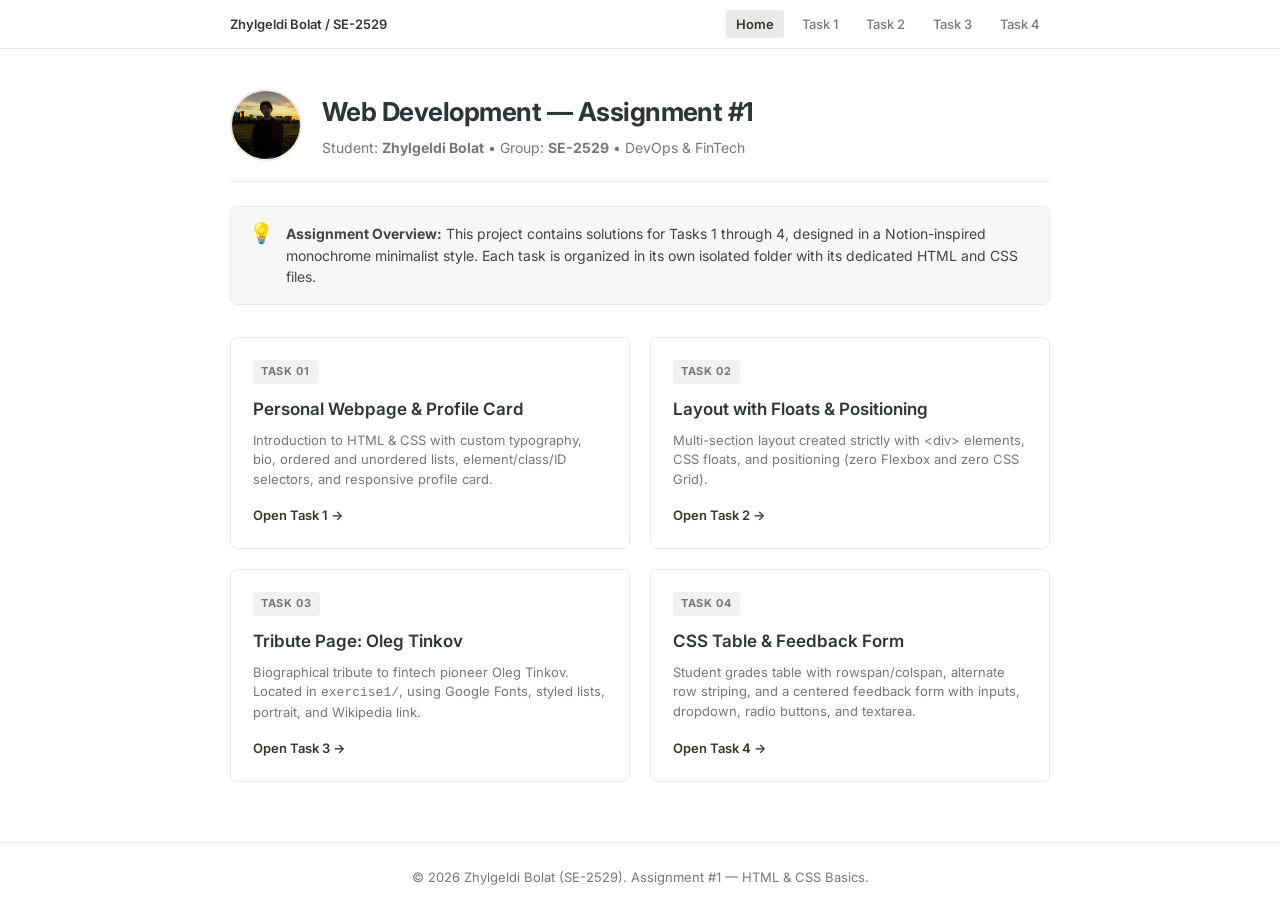
<file: index.html>
<!DOCTYPE html>
<html lang="en">
<head>
  <meta charset="UTF-8">
  <meta name="viewport" content="width=device-width, initial-scale=1.0">
  <title>Assignment #1 — Zhylgeldi Bolat (SE-2529)</title>
  <link rel="stylesheet" href="styles.css">
  <link rel="preconnect" href="https://fonts.googleapis.com">
  <link rel="preconnect" href="https://fonts.gstatic.com" crossorigin>
  <link href="https://fonts.googleapis.com/css2?family=Inter:wght@400;500;600;700&display=swap" rel="stylesheet">
</head>
<body>

  <!-- Top Navigation Bar -->
  <nav class="navbar">
    <div class="nav-container">
      <span class="nav-brand">Zhylgeldi Bolat / SE-2529</span>
      <ul class="nav-links">
        <li><a href="index.html" class="nav-link active">Home</a></li>
        <li><a href="task1/index.html" class="nav-link">Task 1</a></li>
        <li><a href="task2/index.html" class="nav-link">Task 2</a></li>
        <li><a href="exercise1/index.html" class="nav-link">Task 3</a></li>
        <li><a href="task4/index.html" class="nav-link">Task 4</a></li>
      </ul>
    </div>
  </nav>

  <!-- Main Notion Dashboard Container -->
  <main class="page-container">

    <!-- Notion-style Header with Avatar -->
    <header class="hub-header">
      <img src="assets/images/profile.jpg" alt="Zhylgeldi Bolat" class="hub-avatar">
      <div class="hub-title-group">
        <h1 class="hub-title">Web Development — Assignment #1</h1>
        <p class="hub-meta">Student: <strong>Zhylgeldi Bolat</strong> &bull; Group: <strong>SE-2529</strong> &bull; DevOps &amp; FinTech</p>
      </div>
    </header>

    <!-- Notion Callout Box -->
    <div class="callout-box">
      <span class="callout-icon">💡</span>
      <div class="callout-text">
        <strong>Assignment Overview:</strong> This project contains solutions for Tasks 1 through 4, designed in a Notion-inspired monochrome minimalist style. Each task is organized in its own isolated folder with its dedicated HTML and CSS files.
      </div>
    </div>

    <!-- Tasks Grid / Cards -->
    <section class="tasks-grid">

      <!-- Card 1 -->
      <a href="task1/index.html" class="task-card">
        <div class="card-tag">Task 01</div>
        <h2 class="card-title">Personal Webpage &amp; Profile Card</h2>
        <p class="card-desc">
          Introduction to HTML &amp; CSS with custom typography, bio, ordered and unordered lists, element/class/ID selectors, and responsive profile card.
        </p>
        <span class="card-action">Open Task 1 &rarr;</span>
      </a>

      <!-- Card 2 -->
      <a href="task2/index.html" class="task-card">
        <div class="card-tag">Task 02</div>
        <h2 class="card-title">Layout with Floats &amp; Positioning</h2>
        <p class="card-desc">
          Multi-section layout created strictly with &lt;div&gt; elements, CSS floats, and positioning (zero Flexbox and zero CSS Grid).
        </p>
        <span class="card-action">Open Task 2 &rarr;</span>
      </a>

      <!-- Card 3 -->
      <a href="exercise1/index.html" class="task-card">
        <div class="card-tag">Task 03</div>
        <h2 class="card-title">Tribute Page: Oleg Tinkov</h2>
        <p class="card-desc">
          Biographical tribute to fintech pioneer Oleg Tinkov. Located in <code>exercise1/</code>, using Google Fonts, styled lists, portrait, and Wikipedia link.
        </p>
        <span class="card-action">Open Task 3 &rarr;</span>
      </a>

      <!-- Card 4 -->
      <a href="task4/index.html" class="task-card">
        <div class="card-tag">Task 04</div>
        <h2 class="card-title">CSS Table &amp; Feedback Form</h2>
        <p class="card-desc">
          Student grades table with rowspan/colspan, alternate row striping, and a centered feedback form with inputs, dropdown, radio buttons, and textarea.
        </p>
        <span class="card-action">Open Task 4 &rarr;</span>
      </a>

    </section>

  </main>

  <!-- Footer -->
  <footer class="page-footer">
    <p>&copy; 2026 Zhylgeldi Bolat (SE-2529). Assignment #1 — HTML &amp; CSS Basics.</p>
  </footer>

</body>
</html>
</file>
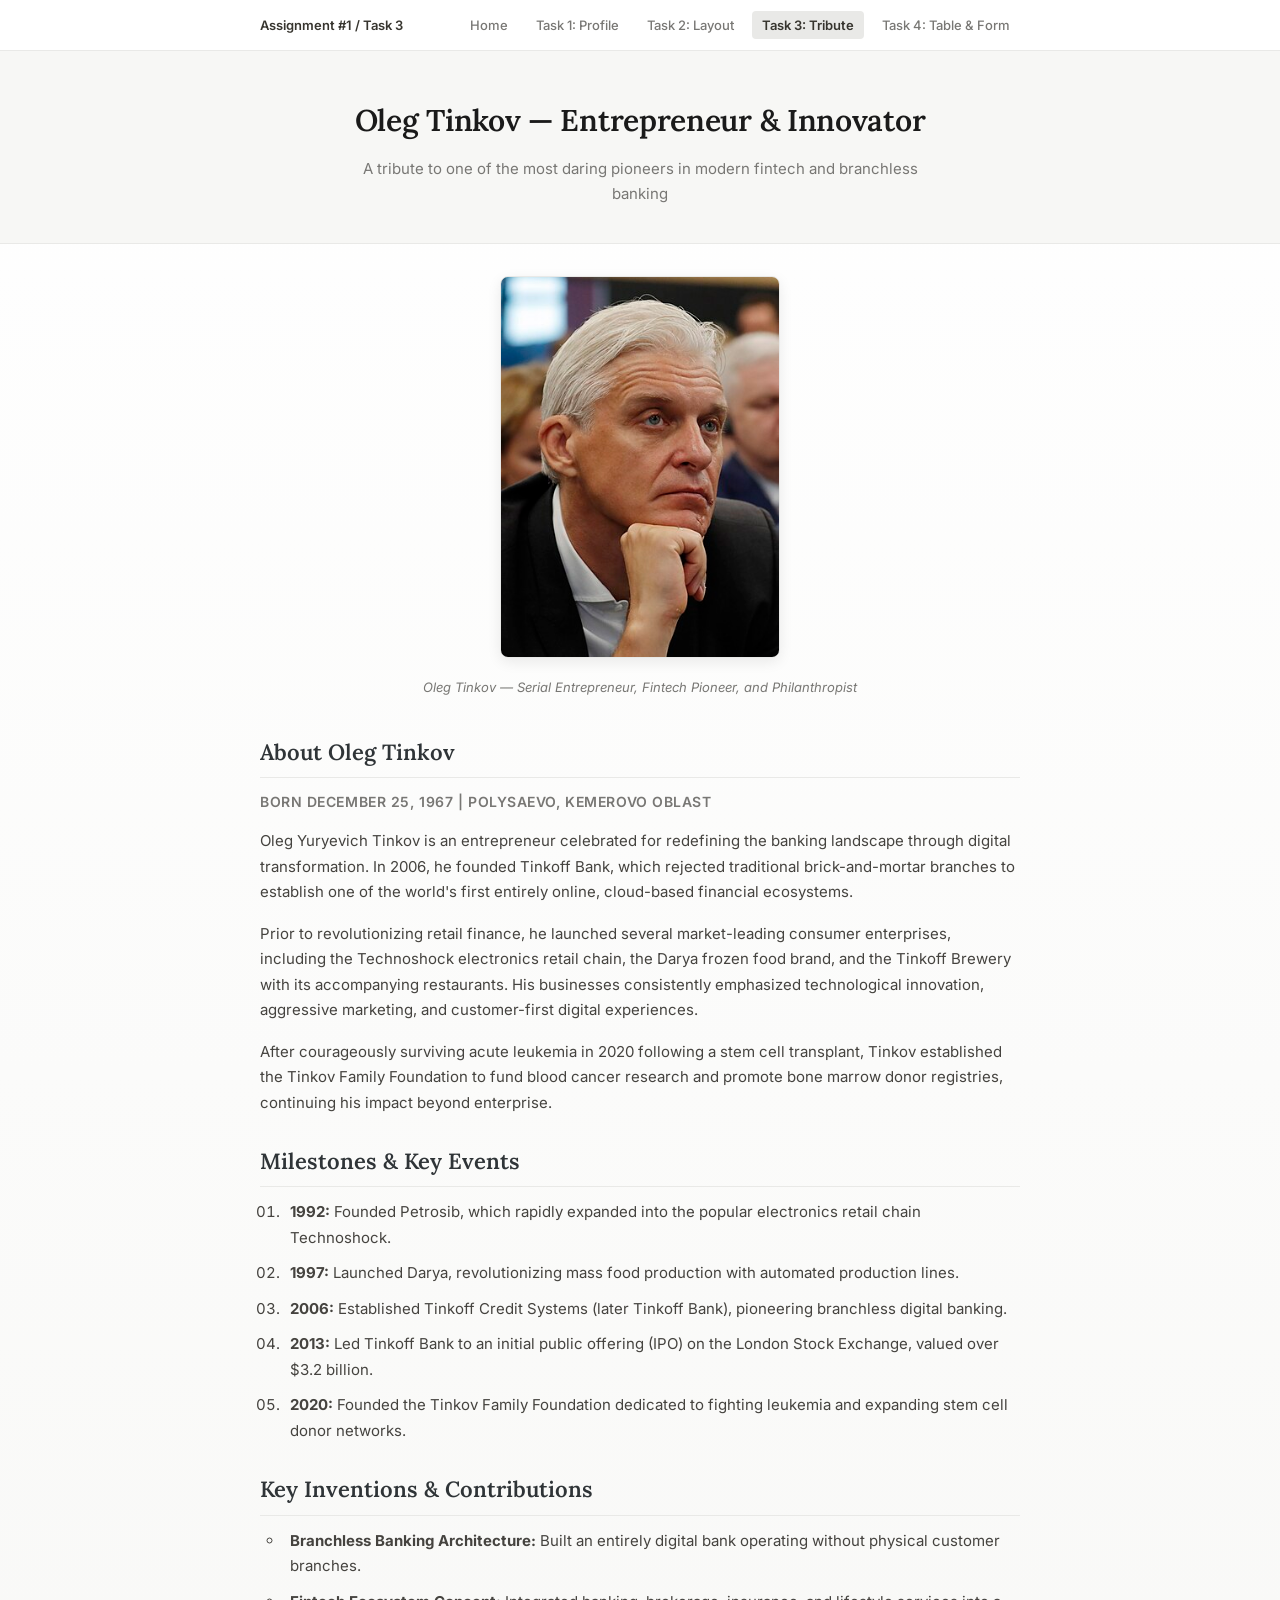
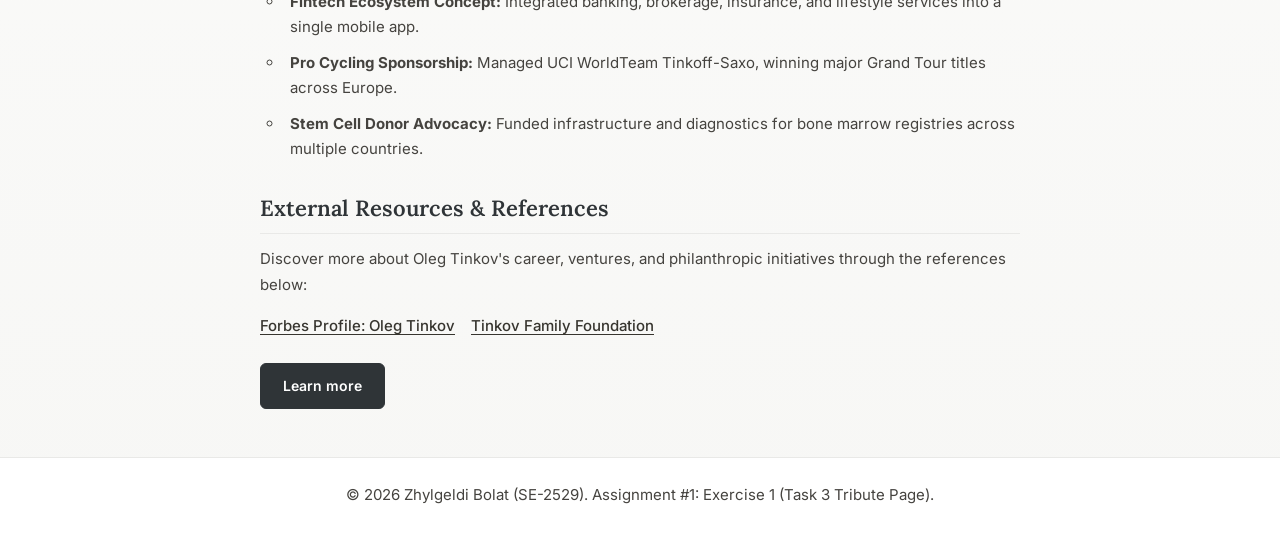
<file: exercise1/index.html>
<!DOCTYPE html>
<html lang="en">
<head>
  <meta charset="UTF-8">
  <meta name="viewport" content="width=device-width, initial-scale=1.0">
  <title>Task 3 — Tribute to Oleg Tinkov</title>
  <link rel="stylesheet" href="styles.css">
  <!-- Linking two Google Fonts as required by Step 4 -->
  <link rel="preconnect" href="https://fonts.googleapis.com">
  <link rel="preconnect" href="https://fonts.gstatic.com" crossorigin>
  <link href="https://fonts.googleapis.com/css2?family=Inter:wght@400;500;600;700&family=Lora:ital,wght@0,500;0,600;1,400&display=swap" rel="stylesheet">
</head>
<body>

  <!-- Navigation bar linking to all tasks -->
  <nav class="navbar">
    <div class="nav-container">
      <span class="nav-brand">Assignment #1 / Task 3</span>
      <ul class="nav-links">
        <li><a href="../index.html" class="nav-link">Home</a></li>
        <li><a href="../task1/index.html" class="nav-link">Task 1: Profile</a></li>
        <li><a href="../task2/index.html" class="nav-link">Task 2: Layout</a></li>
        <li><a href="index.html" class="nav-link active">Task 3: Tribute</a></li>
        <li><a href="../task4/index.html" class="nav-link">Task 4: Table & Form</a></li>
      </ul>
    </div>
  </nav>

  <!-- Header Section -->
  <header class="tribute-header">
    <h1>Oleg Tinkov — Entrepreneur & Innovator</h1>
    <p class="header-subtitle">A tribute to one of the most daring pioneers in modern fintech and branchless banking</p>
  </header>

  <!-- Main Content Container (.content) -->
  <main class="content">

    <!-- Portrait & Tagline Section -->
    <div class="tribute-figure">
      <img src="tinkov.jpg" alt="Portrait of Oleg Tinkov at SPIEF" class="tribute-img">
      <figcaption class="tribute-caption">Oleg Tinkov — Serial Entrepreneur, Fintech Pioneer, and Philanthropist</figcaption>
    </div>

    <!-- Step 1: Headings & Paragraphs -->
    <section class="bio-section">
      <h2>About Oleg Tinkov</h2>
      <h3>Born December 25, 1967 | Polysaevo, Kemerovo Oblast</h3>
      <p>
        Oleg Yuryevich Tinkov is an entrepreneur celebrated for redefining the banking landscape through digital transformation. 
        In 2006, he founded Tinkoff Bank, which rejected traditional brick-and-mortar branches to establish one of the world's 
        first entirely online, cloud-based financial ecosystems.
      </p>
      <p>
        Prior to revolutionizing retail finance, he launched several market-leading consumer enterprises, including the 
        Technoshock electronics retail chain, the Darya frozen food brand, and the Tinkoff Brewery with its accompanying restaurants. 
        His businesses consistently emphasized technological innovation, aggressive marketing, and customer-first digital experiences.
      </p>
      <p>
        After courageously surviving acute leukemia in 2020 following a stem cell transplant, Tinkov established the Tinkov Family 
        Foundation to fund blood cancer research and promote bone marrow donor registries, continuing his impact beyond enterprise.
      </p>
    </section>

    <!-- Step 2: Lists (Ordered and Unordered) -->
    <section class="lists-section">
      <h2>Milestones & Key Events</h2>
      <ol class="timeline-list">
        <li><strong>1992:</strong> Founded Petrosib, which rapidly expanded into the popular electronics retail chain Technoshock.</li>
        <li><strong>1997:</strong> Launched Darya, revolutionizing mass food production with automated production lines.</li>
        <li><strong>2006:</strong> Established Tinkoff Credit Systems (later Tinkoff Bank), pioneering branchless digital banking.</li>
        <li><strong>2013:</strong> Led Tinkoff Bank to an initial public offering (IPO) on the London Stock Exchange, valued over $3.2 billion.</li>
        <li><strong>2020:</strong> Founded the Tinkov Family Foundation dedicated to fighting leukemia and expanding stem cell donor networks.</li>
      </ol>

      <h2>Key Inventions & Contributions</h2>
      <ul class="contributions-list">
        <li><strong>Branchless Banking Architecture:</strong> Built an entirely digital bank operating without physical customer branches.</li>
        <li><strong>Fintech Ecosystem Concept:</strong> Integrated banking, brokerage, insurance, and lifestyle services into a single mobile app.</li>
        <li><strong>Pro Cycling Sponsorship:</strong> Managed UCI WorldTeam Tinkoff-Saxo, winning major Grand Tour titles across Europe.</li>
        <li><strong>Stem Cell Donor Advocacy:</strong> Funded infrastructure and diagnostics for bone marrow registries across multiple countries.</li>
      </ul>
    </section>

    <!-- Step 3: Links and Learn More Button -->
    <section class="links-section">
      <h2>External Resources & References</h2>
      <p>Discover more about Oleg Tinkov's career, ventures, and philanthropic initiatives through the references below:</p>
      <div class="reference-links">
        <a href="https://www.forbes.com/profile/oleg-tinkov/" target="_blank" class="external-link">Forbes Profile: Oleg Tinkov</a>
        <a href="https://tinkovfund.org/" target="_blank" class="external-link">Tinkov Family Foundation</a>
      </div>
      <div class="action-wrapper">
        <a href="https://en.wikipedia.org/wiki/Oleg_Tinkov" target="_blank" class="btn">Learn more</a>
      </div>
    </section>

  </main>

  <!-- Footer -->
  <footer class="tribute-footer">
    <p>&copy; 2026 Zhylgeldi Bolat (SE-2529). Assignment #1: Exercise 1 (Task 3 Tribute Page).</p>
  </footer>

</body>
</html>
</file>
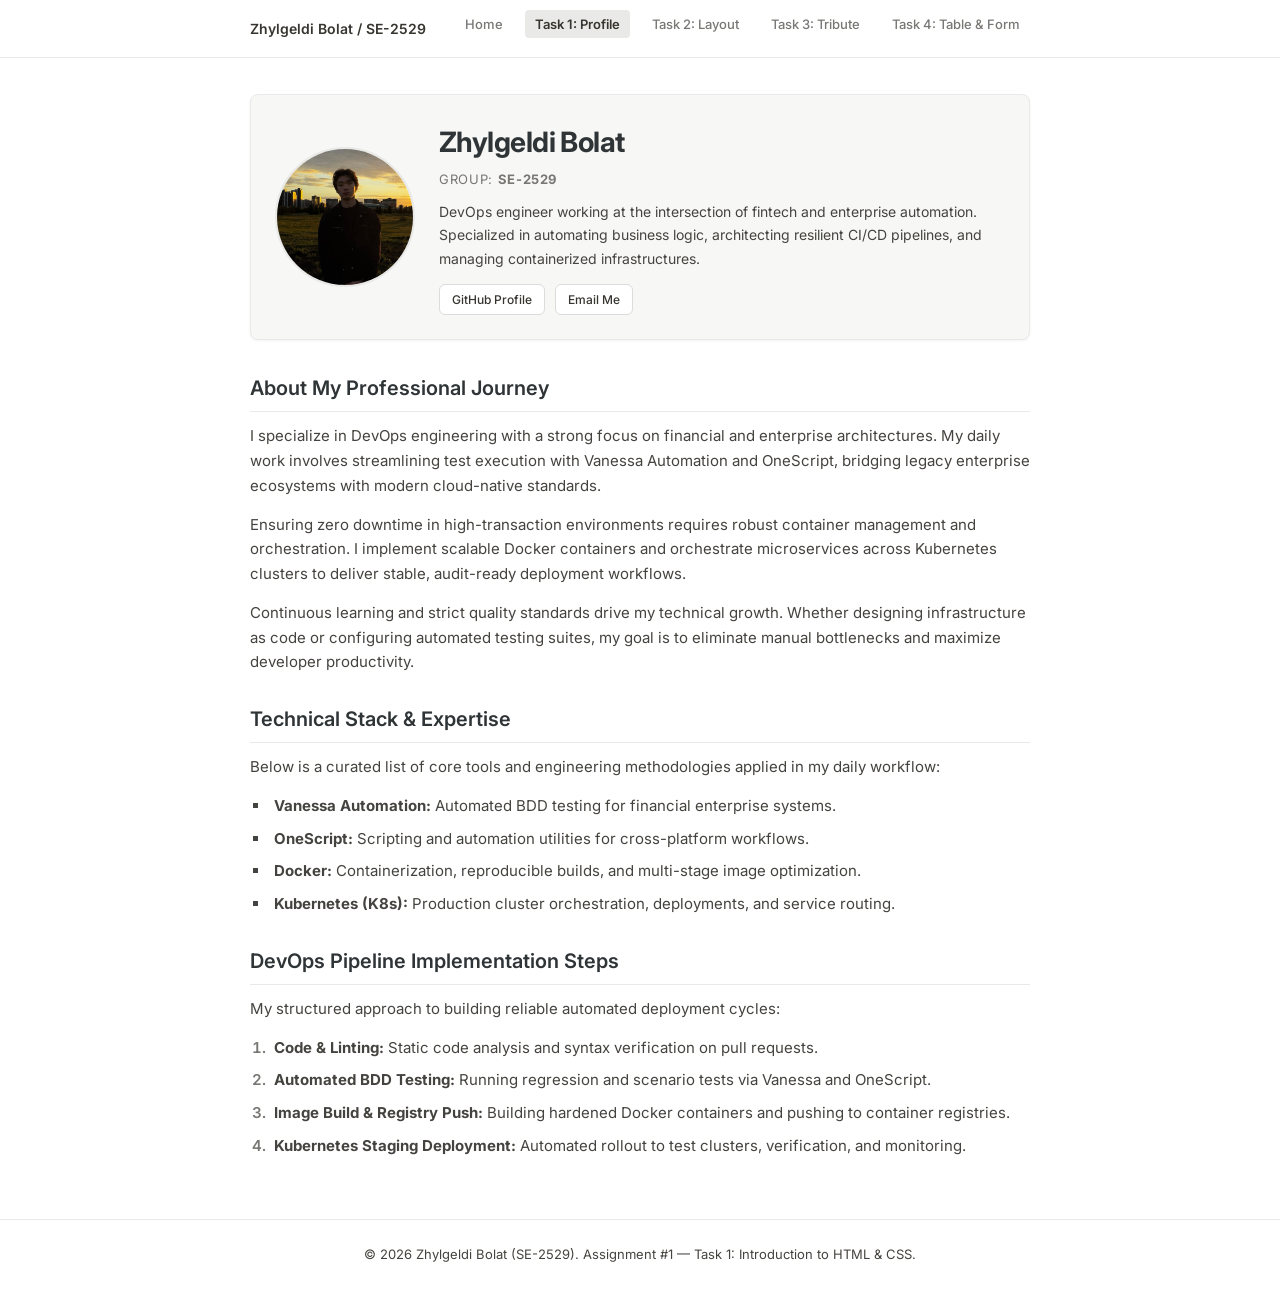
<file: task1/index.html>
<!DOCTYPE html>
<html lang="en">
<head>
  <meta charset="UTF-8">
  <meta name="viewport" content="width=device-width, initial-scale=1.0">
  <title>Task 1 — Zhylgeldi Bolat | Personal Webpage</title>
  <link rel="stylesheet" href="styles.css">
  <link rel="preconnect" href="https://fonts.googleapis.com">
  <link rel="preconnect" href="https://fonts.gstatic.com" crossorigin>
  <link href="https://fonts.googleapis.com/css2?family=Inter:wght@400;500;600;700&display=swap" rel="stylesheet">
</head>
<body>

  <!-- Navigation Bar across tasks -->
  <nav class="navbar">
    <div class="nav-container">
      <span class="nav-brand">Zhylgeldi Bolat / SE-2529</span>
      <ul class="nav-links">
        <li><a href="../index.html" class="nav-link">Home</a></li>
        <li><a href="index.html" class="nav-link active">Task 1: Profile</a></li>
        <li><a href="../task2/index.html" class="nav-link">Task 2: Layout</a></li>
        <li><a href="../exercise1/index.html" class="nav-link">Task 3: Tribute</a></li>
        <li><a href="../task4/index.html" class="nav-link">Task 4: Table & Form</a></li>
      </ul>
    </div>
  </nav>

  <!-- Main Content Container -->
  <main class="page-container">

    <!-- Profile Card Section -->
    <section id="profile-section" class="profile-card">
      <img src="../assets/images/profile.jpg" alt="Zhylgeldi Bolat - DevOps Engineer" class="profile-image">
      <div class="profile-info">
        <h1 class="profile-name">Zhylgeldi Bolat</h1>
        <p class="profile-group">Group: <strong>SE-2529</strong></p>
        <p class="profile-bio">
          DevOps engineer working at the intersection of fintech and enterprise automation. 
          Specialized in automating business logic, architecting resilient CI/CD pipelines, and managing containerized infrastructures.
        </p>
        <div class="profile-links">
          <a href="https://github.com/zh-bolat" target="_blank" class="badge-link">GitHub Profile</a>
          <a href="mailto:bolatzhylgeldi@gmail.com" class="badge-link">Email Me</a>
        </div>
      </div>
    </section>

    <!-- Detailed Biography and Career Paragraphs -->
    <section class="section-block">
      <h2>About My Professional Journey</h2>
      <p>
        I specialize in DevOps engineering with a strong focus on financial and enterprise architectures. 
        My daily work involves streamlining test execution with Vanessa Automation and OneScript, bridging legacy enterprise 
        ecosystems with modern cloud-native standards.
      </p>
      <p>
        Ensuring zero downtime in high-transaction environments requires robust container management and orchestration. 
        I implement scalable Docker containers and orchestrate microservices across Kubernetes clusters to deliver stable, 
        audit-ready deployment workflows.
      </p>
      <p>
        Continuous learning and strict quality standards drive my technical growth. 
        Whether designing infrastructure as code or configuring automated testing suites, my goal is to eliminate manual bottlenecks 
        and maximize developer productivity.
      </p>
    </section>

    <!-- Unordered and Ordered Lists -->
    <section class="section-block">
      <h2>Technical Stack & Expertise</h2>
      <p>Below is a curated list of core tools and engineering methodologies applied in my daily workflow:</p>
      <ul class="skills-list">
        <li><strong>Vanessa Automation:</strong> Automated BDD testing for financial enterprise systems.</li>
        <li><strong>OneScript:</strong> Scripting and automation utilities for cross-platform workflows.</li>
        <li><strong>Docker:</strong> Containerization, reproducible builds, and multi-stage image optimization.</li>
        <li><strong>Kubernetes (K8s):</strong> Production cluster orchestration, deployments, and service routing.</li>
      </ul>

      <h2>DevOps Pipeline Implementation Steps</h2>
      <p>My structured approach to building reliable automated deployment cycles:</p>
      <ol id="workflow-steps" class="steps-list">
        <li><strong>Code & Linting:</strong> Static code analysis and syntax verification on pull requests.</li>
        <li><strong>Automated BDD Testing:</strong> Running regression and scenario tests via Vanessa and OneScript.</li>
        <li><strong>Image Build & Registry Push:</strong> Building hardened Docker containers and pushing to container registries.</li>
        <li><strong>Kubernetes Staging Deployment:</strong> Automated rollout to test clusters, verification, and monitoring.</li>
      </ol>
    </section>

  </main>

  <!-- Footer -->
  <footer class="page-footer">
    <p>&copy; 2026 Zhylgeldi Bolat (SE-2529). Assignment #1 — Task 1: Introduction to HTML & CSS.</p>
  </footer>

</body>
</html>
</file>
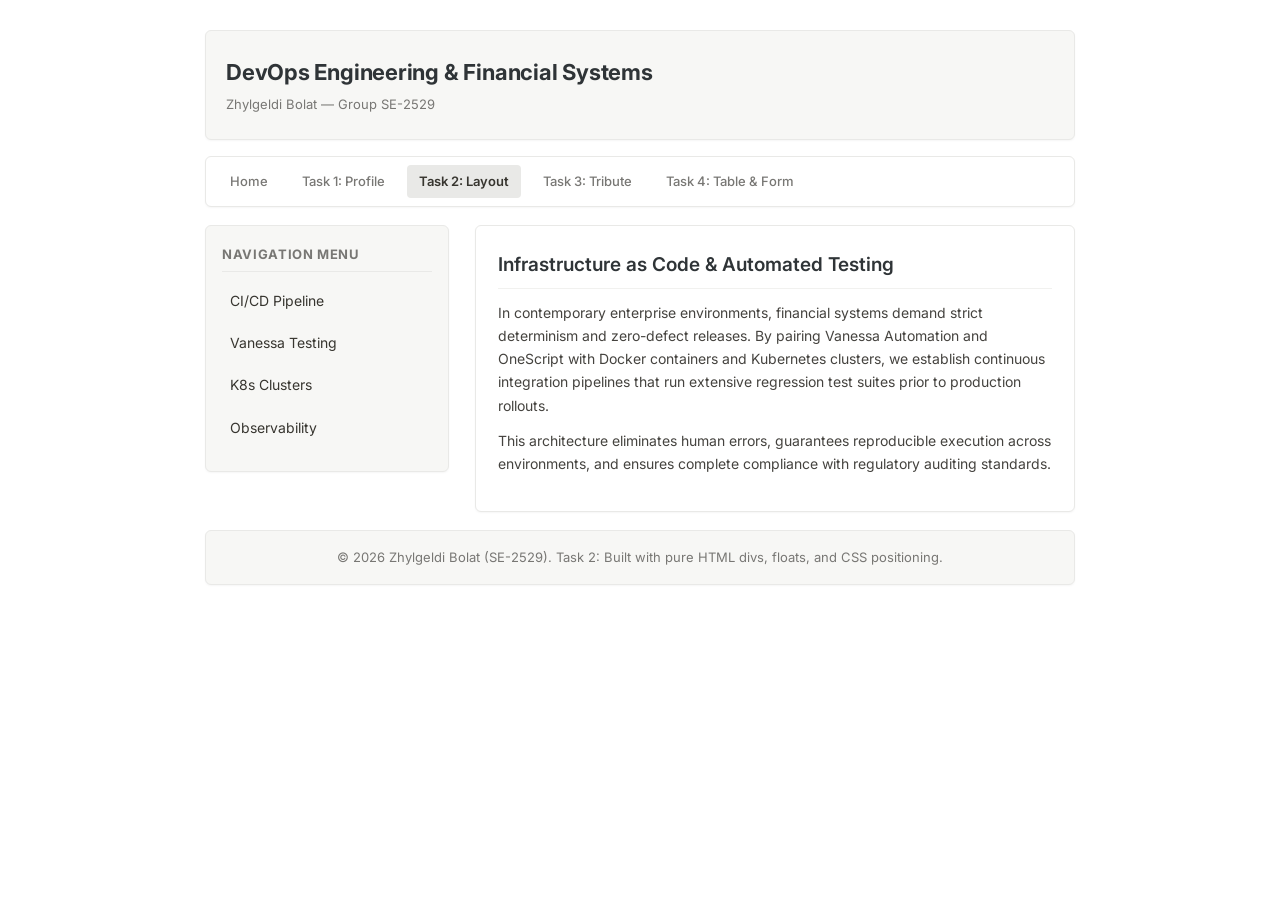
<file: task2/index.html>
<!DOCTYPE html>
<html lang="en">
<head>
  <meta charset="UTF-8">
  <meta name="viewport" content="width=device-width, initial-scale=1.0">
  <title>Task 2 — Page Layout (Floats & Positioning)</title>
  <link rel="stylesheet" href="styles.css">
  <link rel="preconnect" href="https://fonts.googleapis.com">
  <link rel="preconnect" href="https://fonts.gstatic.com" crossorigin>
  <link href="https://fonts.googleapis.com/css2?family=Inter:wght@400;500;600;700&display=swap" rel="stylesheet">
</head>
<body>

  <!-- Wrapper Container using only divs -->
  <div class="site-wrapper">

    <!-- 1. Header Section -->
    <div class="site-header">
      <div class="header-title">DevOps Engineering & Financial Systems</div>
      <div class="header-subtitle">Zhylgeldi Bolat — Group SE-2529</div>
    </div>

    <!-- 2. Navigation Bar (At least 4 links, float/inline-block, no flexbox/grid) -->
    <div class="site-navbar">
      <div class="nav-item"><a href="../index.html">Home</a></div>
      <div class="nav-item"><a href="../task1/index.html">Task 1: Profile</a></div>
      <div class="nav-item active"><a href="index.html">Task 2: Layout</a></div>
      <div class="nav-item"><a href="../exercise1/index.html">Task 3: Tribute</a></div>
      <div class="nav-item"><a href="../task4/index.html">Task 4: Table & Form</a></div>
    </div>

    <!-- Middle Two-Column Area (Float-based layout) -->
    <div class="main-columns-container">

      <!-- 3. Sidebar Menu (Floated Left, list of at least 3 items) -->
      <div class="sidebar-menu">
        <div class="sidebar-heading">Navigation Menu</div>
        <ul class="sidebar-list">
          <li><a href="#ci-cd">CI/CD Pipeline</a></li>
          <li><a href="#testing">Vanessa Testing</a></li>
          <li><a href="#k8s">K8s Clusters</a></li>
          <li><a href="#monitoring">Observability</a></li>
        </ul>
      </div>

      <!-- 4. Main Content / Aside Section (Floated Right, heading + paragraph) -->
      <div class="aside-content">
        <h2 id="ci-cd" class="content-title">Infrastructure as Code & Automated Testing</h2>
        <p class="content-paragraph">
          In contemporary enterprise environments, financial systems demand strict determinism and zero-defect 
          releases. By pairing Vanessa Automation and OneScript with Docker containers and Kubernetes clusters, 
          we establish continuous integration pipelines that run extensive regression test suites prior to production rollouts.
        </p>
        <p class="content-paragraph">
          This architecture eliminates human errors, guarantees reproducible execution across environments, and 
          ensures complete compliance with regulatory auditing standards.
        </p>
      </div>

      <!-- Clearfix divider to clear floats before footer -->
      <div class="clear-floats"></div>
    </div>

    <!-- 5. Footer Section -->
    <div class="site-footer">
      <div>&copy; 2026 Zhylgeldi Bolat (SE-2529). Task 2: Built with pure HTML divs, floats, and CSS positioning.</div>
    </div>

  </div>

</body>
</html>
</file>
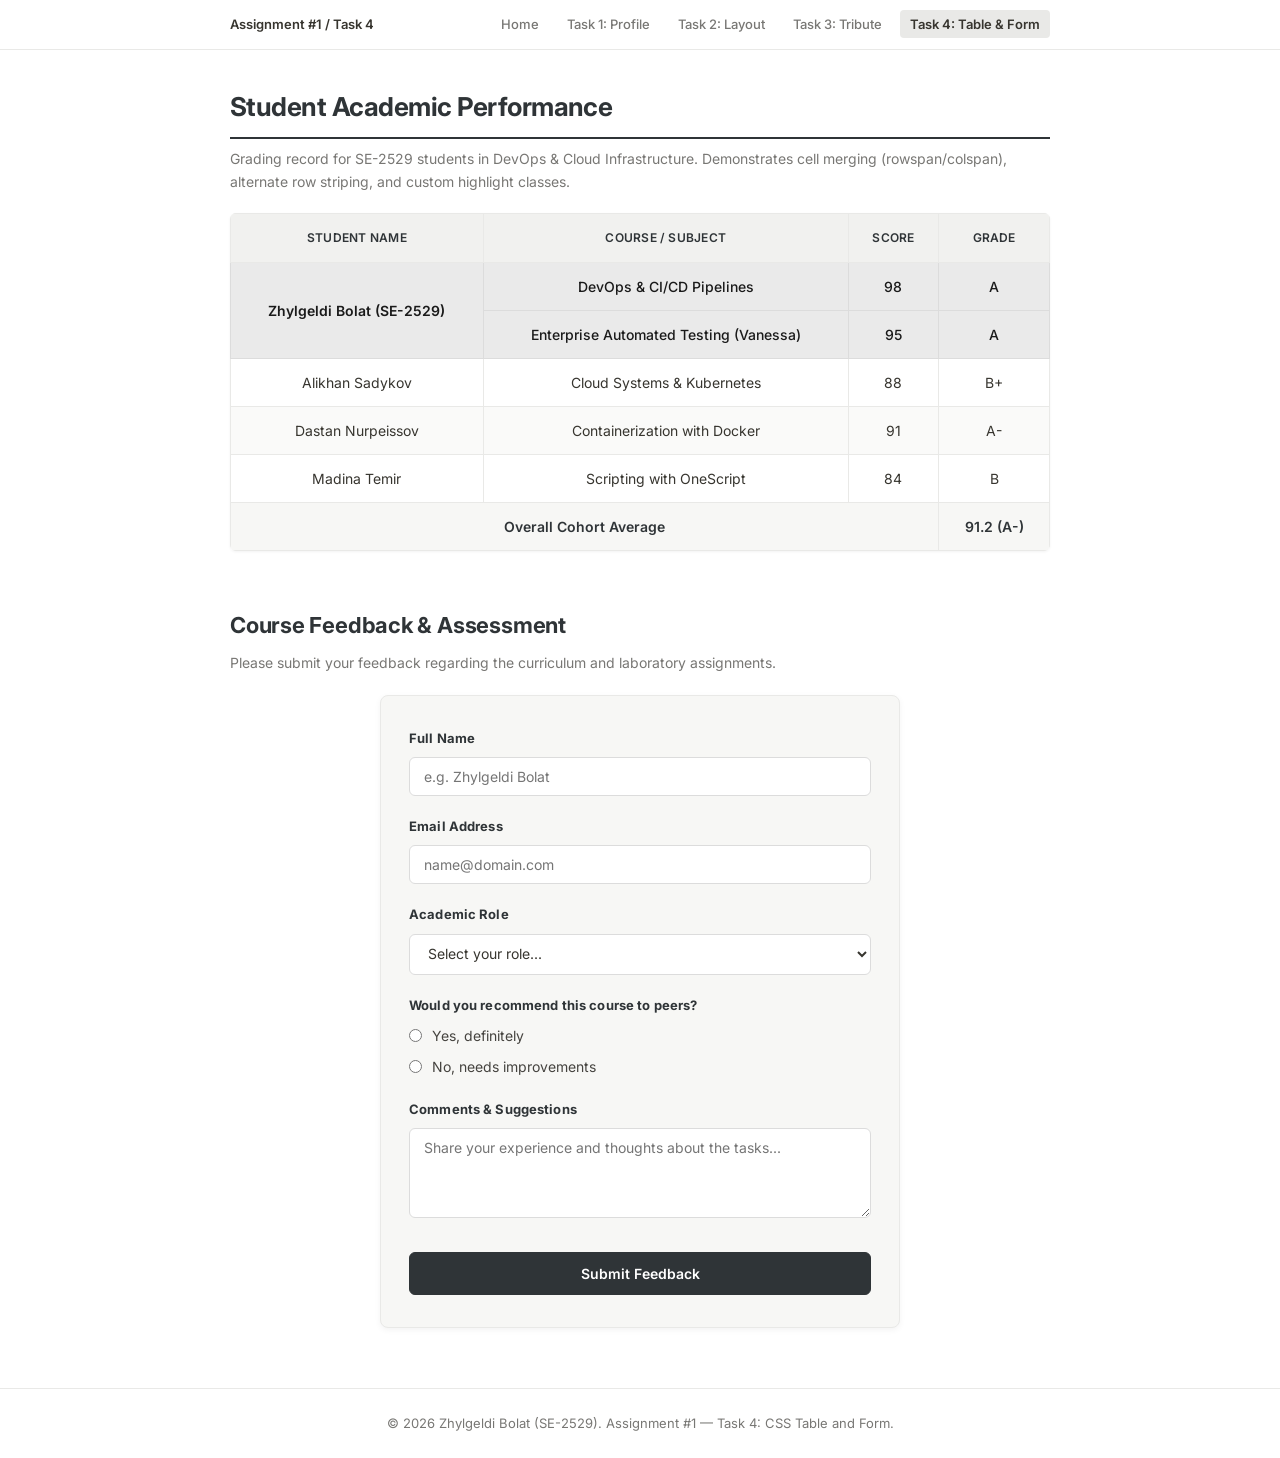
<file: task4/index.html>
<!DOCTYPE html>
<html lang="en">
<head>
  <meta charset="UTF-8">
  <meta name="viewport" content="width=device-width, initial-scale=1.0">
  <title>Task 4 — CSS Table & Form</title>
  <link rel="stylesheet" href="styles.css">
  <link rel="preconnect" href="https://fonts.googleapis.com">
  <link rel="preconnect" href="https://fonts.gstatic.com" crossorigin>
  <link href="https://fonts.googleapis.com/css2?family=Inter:wght@400;500;600;700&display=swap" rel="stylesheet">
</head>
<body>

  <!-- Navigation bar linking across tasks -->
  <nav class="navbar">
    <div class="nav-container">
      <span class="nav-brand">Assignment #1 / Task 4</span>
      <ul class="nav-links">
        <li><a href="../index.html" class="nav-link">Home</a></li>
        <li><a href="../task1/index.html" class="nav-link">Task 1: Profile</a></li>
        <li><a href="../task2/index.html" class="nav-link">Task 2: Layout</a></li>
        <li><a href="../exercise1/index.html" class="nav-link">Task 3: Tribute</a></li>
        <li><a href="index.html" class="nav-link active">Task 4: Table & Form</a></li>
      </ul>
    </div>
  </nav>

  <!-- Page Main Container -->
  <main class="page-container">

    <!-- ==========================================
         EXERCISE 1: TABLE STYLING
         ========================================== -->
    <section class="section-block">
      <!-- Heading styled with ID selector as required -->
      <h1 id="grades-table-heading">Student Academic Performance</h1>
      <p class="section-description">
        Grading record for SE-2529 students in DevOps & Cloud Infrastructure. 
        Demonstrates cell merging (rowspan/colspan), alternate row striping, and custom highlight classes.
      </p>

      <div class="table-wrapper">
        <table class="grades-table">
          <thead>
            <tr>
              <th>Student Name</th>
              <th>Course / Subject</th>
              <th>Score</th>
              <th>Grade</th>
            </tr>
          </thead>
          <tbody>
            <!-- Zhylgeldi Bolat with rowspan merging multiple subjects -->
            <tr class="highlight-row">
              <td rowspan="2" class="student-name-cell">Zhylgeldi Bolat (SE-2529)</td>
              <td>DevOps & CI/CD Pipelines</td>
              <td>98</td>
              <td>A</td>
            </tr>
            <tr class="highlight-row">
              <td>Enterprise Automated Testing (Vanessa)</td>
              <td>95</td>
              <td>A</td>
            </tr>
            <tr>
              <td>Alikhan Sadykov</td>
              <td>Cloud Systems & Kubernetes</td>
              <td>88</td>
              <td>B+</td>
            </tr>
            <tr>
              <td>Dastan Nurpeissov</td>
              <td>Containerization with Docker</td>
              <td>91</td>
              <td>A-</td>
            </tr>
            <tr>
              <td>Madina Temir</td>
              <td>Scripting with OneScript</td>
              <td>84</td>
              <td>B</td>
            </tr>
          </tbody>
          <tfoot>
            <!-- Colspan attribute to merge summary cells -->
            <tr class="summary-row">
              <td colspan="3">Overall Cohort Average</td>
              <td>91.2 (A-)</td>
            </tr>
          </tfoot>
        </table>
      </div>
    </section>

    <!-- ==========================================
         EXERCISE 2: FORM STYLING
         ========================================== -->
    <section class="section-block">
      <h2 id="feedback-form-heading">Course Feedback & Assessment</h2>
      <p class="section-description">
        Please submit your feedback regarding the curriculum and laboratory assignments.
      </p>

      <!-- Centered fixed-width form container -->
      <div id="feedback-form-container" class="form-container">
        <form action="#" method="post" class="feedback-form" onsubmit="event.preventDefault(); alert('Feedback submitted successfully!');">
          
          <!-- Text Input for Name -->
          <div class="form-group">
            <label for="full-name" class="form-label">Full Name</label>
            <input type="text" id="full-name" name="name" class="form-input" placeholder="e.g. Zhylgeldi Bolat" required>
          </div>

          <!-- Email Input -->
          <div class="form-group">
            <label for="user-email" class="form-label">Email Address</label>
            <input type="email" id="user-email" name="email" class="form-input" placeholder="name@domain.com" required>
          </div>

          <!-- Select Dropdown for Role -->
          <div class="form-group">
            <label for="user-role" class="form-label">Academic Role</label>
            <select id="user-role" name="role" class="form-select" required>
              <option value="" disabled selected>Select your role...</option>
              <option value="student">Student</option>
              <option value="teacher">Teacher / Instructor</option>
              <option value="other">Industry Expert / Other</option>
            </select>
          </div>

          <!-- Radio Buttons for Yes/No Question -->
          <div class="form-group">
            <span class="form-label">Would you recommend this course to peers?</span>
            <div class="radio-options-wrapper">
              <label class="radio-option">
                <input type="radio" id="rec-yes" name="recommend" value="yes" required>
                <span>Yes, definitely</span>
              </label>
              <label class="radio-option">
                <input type="radio" id="rec-no" name="recommend" value="no">
                <span>No, needs improvements</span>
              </label>
            </div>
          </div>

          <!-- Textarea for Comments -->
          <div class="form-group">
            <label for="user-comments" class="form-label">Comments & Suggestions</label>
            <textarea id="user-comments" name="comments" class="form-textarea" rows="4" placeholder="Share your experience and thoughts about the tasks..." required></textarea>
          </div>

          <!-- Submit Button -->
          <div class="form-actions">
            <button type="submit" id="submit-button" class="submit-btn">Submit Feedback</button>
          </div>

        </form>
      </div>
    </section>

  </main>

  <!-- Footer -->
  <footer class="page-footer">
    <p>&copy; 2026 Zhylgeldi Bolat (SE-2529). Assignment #1 — Task 4: CSS Table and Form.</p>
  </footer>

</body>
</html>
</file>
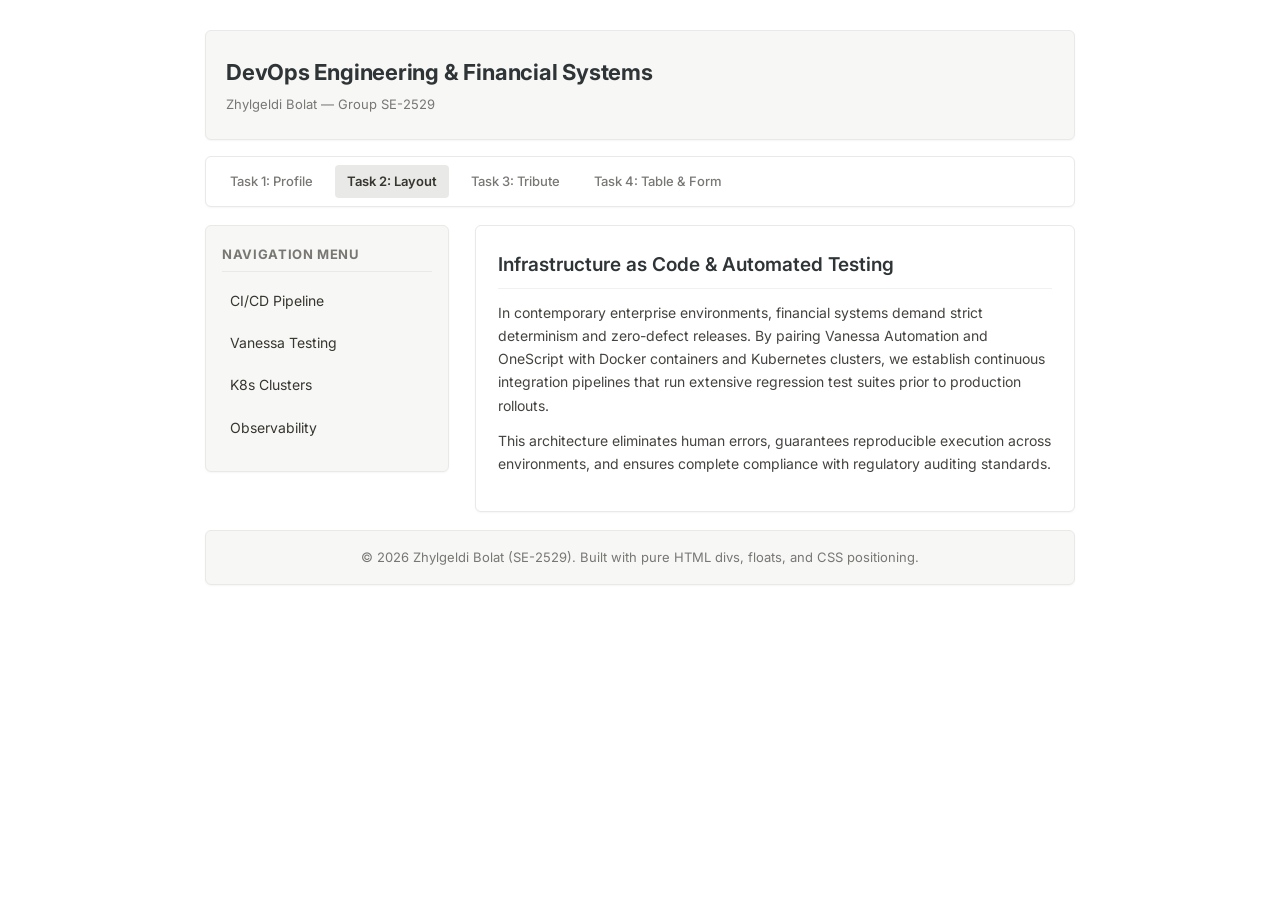
<file: task2.html>
<!DOCTYPE html>
<html lang="en">
<head>
  <meta charset="UTF-8">
  <meta name="viewport" content="width=device-width, initial-scale=1.0">
  <title>Task 2 — Page Layout (Floats & Positioning)</title>
  <link rel="stylesheet" href="task2.css">
  <link rel="preconnect" href="https://fonts.googleapis.com">
  <link rel="preconnect" href="https://fonts.gstatic.com" crossorigin>
  <link href="https://fonts.googleapis.com/css2?family=Inter:wght@400;500;600;700&display=swap" rel="stylesheet">
</head>
<body>

  <!-- Wrapper Container using only divs -->
  <div class="site-wrapper">

    <!-- 1. Header Section -->
    <div class="site-header">
      <div class="header-title">DevOps Engineering & Financial Systems</div>
      <div class="header-subtitle">Zhylgeldi Bolat — Group SE-2529</div>
    </div>

    <!-- 2. Navigation Bar (At least 4 links, float/inline-block, no flexbox/grid) -->
    <div class="site-navbar">
      <div class="nav-item"><a href="index.html">Task 1: Profile</a></div>
      <div class="nav-item active"><a href="task2.html">Task 2: Layout</a></div>
      <div class="nav-item"><a href="exercise1/index.html">Task 3: Tribute</a></div>
      <div class="nav-item"><a href="task4.html">Task 4: Table & Form</a></div>
    </div>

    <!-- Middle Two-Column Area (Float-based layout) -->
    <div class="main-columns-container">

      <!-- 3. Sidebar Menu (Floated Left, list of at least 3 items) -->
      <div class="sidebar-menu">
        <div class="sidebar-heading">Navigation Menu</div>
        <ul class="sidebar-list">
          <li><a href="#ci-cd">CI/CD Pipeline</a></li>
          <li><a href="#testing">Vanessa Testing</a></li>
          <li><a href="#k8s">K8s Clusters</a></li>
          <li><a href="#monitoring">Observability</a></li>
        </ul>
      </div>

      <!-- 4. Main Content / Aside Section (Floated Right, heading + paragraph) -->
      <div class="aside-content">
        <h2 id="ci-cd" class="content-title">Infrastructure as Code & Automated Testing</h2>
        <p class="content-paragraph">
          In contemporary enterprise environments, financial systems demand strict determinism and zero-defect 
          releases. By pairing Vanessa Automation and OneScript with Docker containers and Kubernetes clusters, 
          we establish continuous integration pipelines that run extensive regression test suites prior to production rollouts.
        </p>
        <p class="content-paragraph">
          This architecture eliminates human errors, guarantees reproducible execution across environments, and 
          ensures complete compliance with regulatory auditing standards.
        </p>
      </div>

      <!-- Clearfix divider to clear floats before footer -->
      <div class="clear-floats"></div>
    </div>

    <!-- 5. Footer Section -->
    <div class="site-footer">
      <div>&copy; 2026 Zhylgeldi Bolat (SE-2529). Built with pure HTML divs, floats, and CSS positioning.</div>
    </div>

  </div>

</body>
</html>
</file>
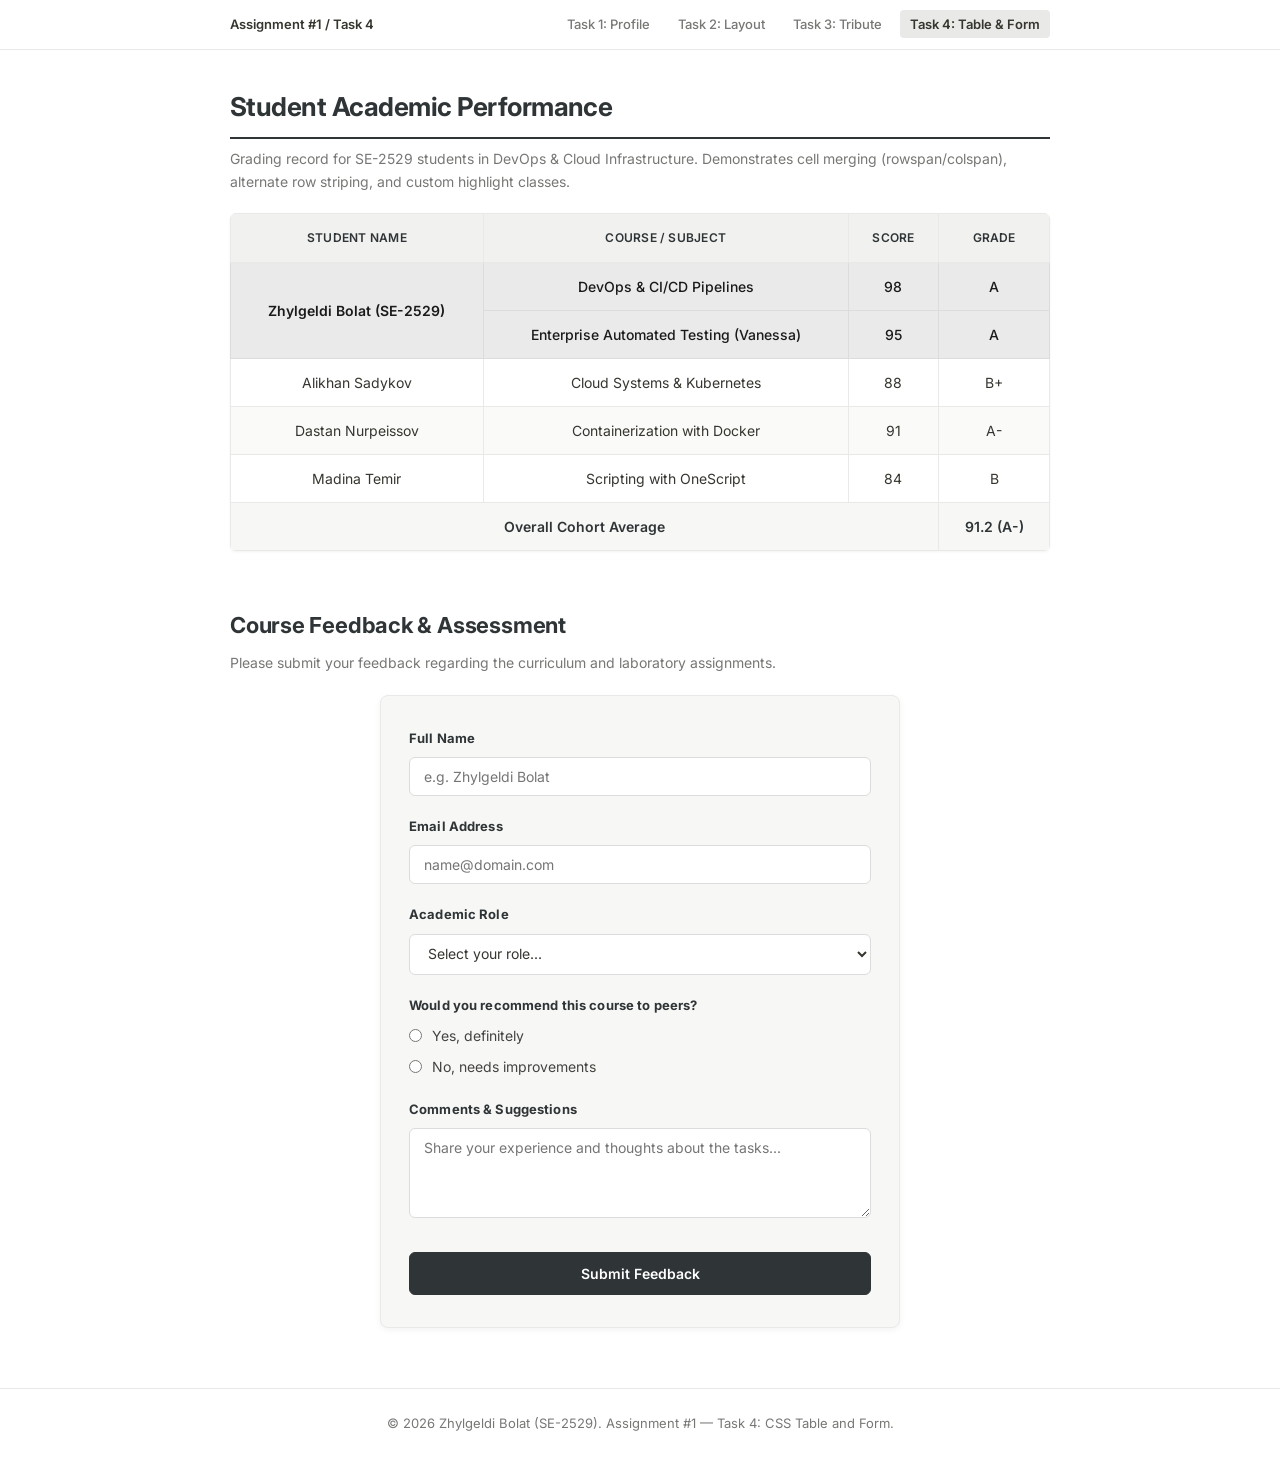
<file: task4.html>
<!DOCTYPE html>
<html lang="en">
<head>
  <meta charset="UTF-8">
  <meta name="viewport" content="width=device-width, initial-scale=1.0">
  <title>Task 4 — CSS Table & Form</title>
  <link rel="stylesheet" href="task4.css">
  <link rel="preconnect" href="https://fonts.googleapis.com">
  <link rel="preconnect" href="https://fonts.gstatic.com" crossorigin>
  <link href="https://fonts.googleapis.com/css2?family=Inter:wght@400;500;600;700&display=swap" rel="stylesheet">
</head>
<body>

  <!-- Navigation bar linking across tasks -->
  <nav class="navbar">
    <div class="nav-container">
      <span class="nav-brand">Assignment #1 / Task 4</span>
      <ul class="nav-links">
        <li><a href="index.html" class="nav-link">Task 1: Profile</a></li>
        <li><a href="task2.html" class="nav-link">Task 2: Layout</a></li>
        <li><a href="exercise1/index.html" class="nav-link">Task 3: Tribute</a></li>
        <li><a href="task4.html" class="nav-link active">Task 4: Table & Form</a></li>
      </ul>
    </div>
  </nav>

  <!-- Page Main Container -->
  <main class="page-container">

    <!-- ==========================================
         EXERCISE 1: TABLE STYLING
         ========================================== -->
    <section class="section-block">
      <!-- Heading styled with ID selector as required -->
      <h1 id="grades-table-heading">Student Academic Performance</h1>
      <p class="section-description">
        Grading record for SE-2529 students in DevOps & Cloud Infrastructure. 
        Demonstrates cell merging (rowspan/colspan), alternate row striping, and custom highlight classes.
      </p>

      <div class="table-wrapper">
        <table class="grades-table">
          <thead>
            <tr>
              <th>Student Name</th>
              <th>Course / Subject</th>
              <th>Score</th>
              <th>Grade</th>
            </tr>
          </thead>
          <tbody>
            <!-- Zhylgeldi Bolat with rowspan merging multiple subjects -->
            <tr class="highlight-row">
              <td rowspan="2" class="student-name-cell">Zhylgeldi Bolat (SE-2529)</td>
              <td>DevOps & CI/CD Pipelines</td>
              <td>98</td>
              <td>A</td>
            </tr>
            <tr class="highlight-row">
              <td>Enterprise Automated Testing (Vanessa)</td>
              <td>95</td>
              <td>A</td>
            </tr>
            <tr>
              <td>Alikhan Sadykov</td>
              <td>Cloud Systems & Kubernetes</td>
              <td>88</td>
              <td>B+</td>
            </tr>
            <tr>
              <td>Dastan Nurpeissov</td>
              <td>Containerization with Docker</td>
              <td>91</td>
              <td>A-</td>
            </tr>
            <tr>
              <td>Madina Temir</td>
              <td>Scripting with OneScript</td>
              <td>84</td>
              <td>B</td>
            </tr>
          </tbody>
          <tfoot>
            <!-- Colspan attribute to merge summary cells -->
            <tr class="summary-row">
              <td colspan="3">Overall Cohort Average</td>
              <td>91.2 (A-)</td>
            </tr>
          </tfoot>
        </table>
      </div>
    </section>

    <!-- ==========================================
         EXERCISE 2: FORM STYLING
         ========================================== -->
    <section class="section-block">
      <h2 id="feedback-form-heading">Course Feedback & Assessment</h2>
      <p class="section-description">
        Please submit your feedback regarding the curriculum and laboratory assignments.
      </p>

      <!-- Centered fixed-width form container -->
      <div id="feedback-form-container" class="form-container">
        <form action="#" method="post" class="feedback-form" onsubmit="event.preventDefault(); alert('Feedback submitted successfully!');">
          
          <!-- Text Input for Name -->
          <div class="form-group">
            <label for="full-name" class="form-label">Full Name</label>
            <input type="text" id="full-name" name="name" class="form-input" placeholder="e.g. Zhylgeldi Bolat" required>
          </div>

          <!-- Email Input -->
          <div class="form-group">
            <label for="user-email" class="form-label">Email Address</label>
            <input type="email" id="user-email" name="email" class="form-input" placeholder="name@domain.com" required>
          </div>

          <!-- Select Dropdown for Role -->
          <div class="form-group">
            <label for="user-role" class="form-label">Academic Role</label>
            <select id="user-role" name="role" class="form-select" required>
              <option value="" disabled selected>Select your role...</option>
              <option value="student">Student</option>
              <option value="teacher">Teacher / Instructor</option>
              <option value="other">Industry Expert / Other</option>
            </select>
          </div>

          <!-- Radio Buttons for Yes/No Question -->
          <div class="form-group">
            <span class="form-label">Would you recommend this course to peers?</span>
            <div class="radio-options-wrapper">
              <label class="radio-option">
                <input type="radio" id="rec-yes" name="recommend" value="yes" required>
                <span>Yes, definitely</span>
              </label>
              <label class="radio-option">
                <input type="radio" id="rec-no" name="recommend" value="no">
                <span>No, needs improvements</span>
              </label>
            </div>
          </div>

          <!-- Textarea for Comments -->
          <div class="form-group">
            <label for="user-comments" class="form-label">Comments & Suggestions</label>
            <textarea id="user-comments" name="comments" class="form-textarea" rows="4" placeholder="Share your experience and thoughts about the tasks..." required></textarea>
          </div>

          <!-- Submit Button -->
          <div class="form-actions">
            <button type="submit" id="submit-button" class="submit-btn">Submit Feedback</button>
          </div>

        </form>
      </div>
    </section>

  </main>

  <!-- Footer -->
  <footer class="page-footer">
    <p>&copy; 2026 Zhylgeldi Bolat (SE-2529). Assignment #1 — Task 4: CSS Table and Form.</p>
  </footer>

</body>
</html>
</file>
<file: styles.css>
/* ==========================================================================
   Assignment #1: Root Dashboard Hub Stylesheet
   Notion Monochrome Aesthetic (Black, Gray, White)
   ========================================================================== */

* {
  box-sizing: border-box;
  margin: 0;
  padding: 0;
}

body {
  font-family: 'Inter', -apple-system, BlinkMacSystemFont, "Segoe UI", Roboto, Helvetica, Arial, sans-serif;
  background-color: #ffffff;
  color: #37352f;
  line-height: 1.6;
  font-size: 15px;
  min-height: 100vh;
}

/* Navigation Bar */
.navbar {
  background-color: #ffffff;
  border-bottom: 1px solid #e9e9e7;
  position: sticky;
  top: 0;
  z-index: 100;
}

.nav-container {
  max-width: 860px;
  margin: 0 auto;
  padding: 12px 20px;
  display: flex;
  align-items: center;
  justify-content: space-between;
}

.nav-brand {
  font-size: 13px;
  font-weight: 600;
  color: #37352f;
}

.nav-links {
  list-style: none;
  display: flex;
  gap: 8px;
  margin: 0;
}

.nav-link {
  font-size: 13px;
  font-weight: 500;
  color: #787774;
  text-decoration: none;
  padding: 6px 10px;
  border-radius: 4px;
  transition: background-color 0.15s ease, color 0.15s ease;
}

.nav-link:hover {
  background-color: #f1f1ef;
  color: #37352f;
}

.nav-link.active {
  background-color: #e9e9e7;
  color: #37352f;
  font-weight: 600;
}

/* Page Container */
.page-container {
  max-width: 860px;
  margin: 40px auto;
  padding: 0 20px;
}

/* Hub Header */
.hub-header {
  display: flex;
  align-items: center;
  gap: 20px;
  margin-bottom: 24px;
  padding-bottom: 20px;
  border-bottom: 1px solid #e9e9e7;
}

.hub-avatar {
  width: 72px;
  height: 72px;
  border-radius: 50%;
  object-fit: cover;
  border: 2px solid #e9e9e7;
}

.hub-title {
  font-size: 26px;
  font-weight: 700;
  color: #2f3437;
  letter-spacing: -0.02em;
  margin-bottom: 4px;
}

.hub-meta {
  font-size: 14px;
  color: #787774;
}

/* Callout Box */
.callout-box {
  display: flex;
  align-items: flex-start;
  gap: 12px;
  background-color: #f7f7f5;
  border: 1px solid #e9e9e7;
  border-radius: 6px;
  padding: 16px 18px;
  margin-bottom: 32px;
}

.callout-icon {
  font-size: 20px;
  line-height: 1;
}

.callout-text {
  font-size: 14px;
  color: #45433f;
  line-height: 1.55;
}

/* Tasks Grid */
.tasks-grid {
  display: grid;
  grid-template-columns: repeat(2, 1fr);
  gap: 20px;
}

.task-card {
  display: flex;
  flex-direction: column;
  justify-content: space-between;
  background-color: #ffffff;
  border: 1px solid #e9e9e7;
  border-radius: 8px;
  padding: 22px;
  text-decoration: none;
  color: inherit;
  transition: transform 0.15s ease, border-color 0.15s ease, box-shadow 0.15s ease;
}

.task-card:hover {
  transform: translateY(-2px);
  border-color: #37352f;
  box-shadow: 0 4px 12px rgba(15, 15, 15, 0.08);
}

.card-tag {
  align-self: flex-start;
  font-size: 11px;
  font-weight: 700;
  text-transform: uppercase;
  letter-spacing: 0.06em;
  color: #787774;
  background-color: #f1f1ef;
  padding: 3px 8px;
  border-radius: 4px;
  margin-bottom: 12px;
}

.card-title {
  font-size: 17px;
  font-weight: 600;
  color: #2f3437;
  margin-bottom: 8px;
}

.card-desc {
  font-size: 13px;
  color: #787774;
  line-height: 1.5;
  margin-bottom: 16px;
  flex: 1;
}

.card-action {
  font-size: 13px;
  font-weight: 600;
  color: #37352f;
}

/* Footer */
.page-footer {
  border-top: 1px solid #e9e9e7;
  text-align: center;
  padding: 24px 20px;
  margin-top: 60px;
  color: #787774;
  font-size: 13px;
}

/* Responsive */
@media (max-width: 680px) {
  .tasks-grid {
    grid-template-columns: 1fr;
  }
  .hub-header {
    flex-direction: column;
    align-items: flex-start;
  }
  .nav-container {
    flex-direction: column;
    align-items: flex-start;
    gap: 10px;
  }
}
</file>
<file: exercise1/styles.css>
/* ==========================================================================
   Assignment #1: Task 3 (Exercise 1) — Tribute Page Stylesheet
   Step 4. Apply CSS styling
   Notion Monochrome Aesthetic (Black, Gray, White)
   Fonts used: 'Lora' (serif for headings/titles) & 'Inter' (sans-serif for body)
   ========================================================================== */

* {
  box-sizing: border-box;
  margin: 0;
  padding: 0;
}

/* Page background: subtle monochrome gradient */
body {
  background: linear-gradient(180deg, #ffffff 0%, #fbfbfa 50%, #f7f7f5 100%);
  font-family: 'Inter', -apple-system, BlinkMacSystemFont, "Segoe UI", Roboto, Helvetica, Arial, sans-serif;
  color: #37352f;
  line-height: 1.7;
  font-size: 15px;
  min-height: 100vh;
}

/* Navigation Bar */
.navbar {
  background-color: #ffffff;
  border-bottom: 1px solid #e9e9e7;
  position: sticky;
  top: 0;
  z-index: 100;
}

.nav-container {
  max-width: 800px;
  margin: 0 auto;
  padding: 12px 20px;
  display: flex;
  align-items: center;
  justify-content: space-between;
}

.nav-brand {
  font-size: 13px;
  font-weight: 600;
  color: #37352f;
}

.nav-links {
  list-style: none;
  display: flex;
  gap: 8px;
  margin: 0;
}

.nav-link {
  font-size: 13px;
  font-weight: 500;
  color: #787774;
  text-decoration: none;
  padding: 6px 10px;
  border-radius: 4px;
  transition: background-color 0.15s ease, color 0.15s ease;
}

.nav-link:hover {
  background-color: #f1f1ef;
  color: #37352f;
}

.nav-link.active {
  background-color: #e9e9e7;
  color: #37352f;
  font-weight: 600;
}

/* Header styling: background color, text color, padding, center alignment */
.tribute-header {
  background-color: #f7f7f5;
  border-bottom: 1px solid #e9e9e7;
  color: #2f3437;
  padding: 44px 20px 36px;
  text-align: center;
}

.tribute-header h1 {
  font-family: 'Lora', Georgia, serif;
  font-size: 30px;
  font-weight: 600;
  letter-spacing: -0.01em;
  margin-bottom: 10px;
  color: #1a1a1a;
}

.header-subtitle {
  font-size: 15px;
  color: #787774;
  max-width: 600px;
  margin: 0 auto;
}

/* .content container: max-width, margin: 0 auto, padding */
.content {
  max-width: 800px;
  margin: 32px auto;
  padding: 0 20px;
}

/* Image styling: max-width, border-radius, box-shadow, optional border */
.tribute-figure {
  text-align: center;
  margin-bottom: 36px;
}

.tribute-img {
  max-width: 280px;
  width: 100%;
  height: auto;
  border-radius: 8px;
  border: 1px solid #e9e9e7;
  box-shadow: 0 4px 14px rgba(15, 15, 15, 0.08);
}

.tribute-caption {
  margin-top: 10px;
  font-size: 13px;
  color: #787774;
  font-style: italic;
}

/* Headings and paragraphs */
h2 {
  font-family: 'Lora', Georgia, serif;
  font-size: 22px;
  font-weight: 600;
  color: #2f3437;
  margin-top: 28px;
  margin-bottom: 12px;
  padding-bottom: 6px;
  border-bottom: 1px solid #e9e9e7;
}

h3 {
  font-size: 14px;
  font-weight: 600;
  color: #787774;
  text-transform: uppercase;
  letter-spacing: 0.04em;
  margin-bottom: 14px;
}

p {
  font-size: 15px;
  line-height: 1.7;
  color: #45433f;
  margin-bottom: 16px;
}

/* Lists styling: change list-style-type, spacing */
.timeline-list {
  list-style-type: decimal-leading-zero;
  margin-left: 24px;
  margin-bottom: 24px;
}

.timeline-list li {
  margin-bottom: 10px;
  padding-left: 6px;
  color: #45433f;
}

.contributions-list {
  list-style-type: circle;
  margin-left: 24px;
  margin-bottom: 28px;
}

.contributions-list li {
  margin-bottom: 10px;
  padding-left: 6px;
  color: #45433f;
}

/* Links and .btn styling: hover effect, padding */
.reference-links {
  margin: 16px 0 24px;
  display: flex;
  gap: 16px;
  flex-wrap: wrap;
}

.external-link {
  color: #37352f;
  text-decoration: underline;
  text-underline-offset: 3px;
  font-weight: 500;
  transition: color 0.15s ease;
}

.external-link:hover {
  color: #000000;
}

.action-wrapper {
  margin-top: 20px;
  margin-bottom: 30px;
}

.btn {
  display: inline-block;
  background-color: #2f3437;
  color: #ffffff;
  text-decoration: none;
  font-size: 14px;
  font-weight: 600;
  padding: 10px 22px;
  border-radius: 6px;
  border: 1px solid #2f3437;
  transition: background-color 0.2s ease, border-color 0.2s ease, transform 0.1s ease;
}

.btn:hover {
  background-color: #000000;
  border-color: #000000;
  color: #ffffff;
}

/* Footer */
.tribute-footer {
  border-top: 1px solid #e9e9e7;
  background-color: #ffffff;
  text-align: center;
  padding: 24px 20px;
  margin-top: 48px;
  color: #787774;
  font-size: 13px;
}

/* Responsive adjust */
@media (max-width: 600px) {
  .nav-container {
    flex-direction: column;
    align-items: flex-start;
    gap: 10px;
  }
  .nav-links {
    flex-wrap: wrap;
  }
  .tribute-header h1 {
    font-size: 24px;
  }
}
</file>
<file: task1/styles.css>
/* ==========================================================================
   Notion-Inspired Monochrome Theme (Black, Gray, White)
   Assignment #1: Task 1 - Introduction to HTML & CSS
   Selectors used: Element, Class (.class), ID (#id)
   ========================================================================== */

/* --- 1. Element Selectors --- */
* {
  box-sizing: border-box;
  margin: 0;
  padding: 0;
}

body {
  font-family: 'Inter', -apple-system, BlinkMacSystemFont, "Segoe UI", Roboto, Helvetica, Arial, sans-serif;
  background-color: #ffffff;
  color: #37352f;
  line-height: 1.65;
  font-size: 15px;
  min-height: 100vh;
}

h1 {
  font-size: 28px;
  font-weight: 700;
  color: #2f3437;
  letter-spacing: -0.02em;
  margin-bottom: 8px;
}

h2 {
  font-size: 20px;
  font-weight: 600;
  color: #2f3437;
  margin-top: 28px;
  margin-bottom: 12px;
  padding-bottom: 6px;
  border-bottom: 1px solid #e9e9e7;
}

p {
  color: #45433f;
  margin-bottom: 14px;
}

a {
  color: #37352f;
  text-decoration: none;
  transition: color 0.15s ease, background-color 0.15s ease, border-color 0.15s ease;
}

a:hover {
  color: #000000;
}

ul, ol {
  margin-left: 20px;
  margin-bottom: 18px;
}

li {
  color: #45433f;
  margin-bottom: 8px;
  padding-left: 4px;
}

/* --- 2. Class Selectors --- */
.navbar {
  background-color: #ffffff;
  border-bottom: 1px solid #e9e9e7;
  position: sticky;
  top: 0;
  z-index: 100;
}

.nav-container {
  max-width: 820px;
  margin: 0 auto;
  padding: 12px 20px;
  display: flex;
  align-items: center;
  justify-content: space-between;
}

.nav-brand {
  font-size: 14px;
  font-weight: 600;
  color: #37352f;
}

.nav-links {
  list-style: none;
  display: flex;
  gap: 8px;
  margin: 0;
}

.nav-link {
  font-size: 13px;
  font-weight: 500;
  color: #787774;
  padding: 6px 10px;
  border-radius: 4px;
}

.nav-link:hover {
  background-color: #f1f1ef;
  color: #37352f;
}

.nav-link.active {
  color: #37352f;
  background-color: #e9e9e7;
  font-weight: 600;
}

.page-container {
  max-width: 820px;
  margin: 36px auto;
  padding: 0 20px;
}

/* Profile Card */
.profile-card {
  display: flex;
  align-items: center;
  gap: 24px;
  background-color: #f7f7f5;
  border: 1px solid #e9e9e7;
  border-radius: 8px;
  padding: 24px;
  margin-bottom: 32px;
}

.profile-image {
  width: 140px;
  height: 140px;
  object-fit: cover;
  border-radius: 50%;
  border: 2px solid #e9e9e7;
  max-width: 100%;
}

.profile-info {
  flex: 1;
}

.profile-name {
  margin-bottom: 4px;
}

.profile-group {
  font-size: 13px;
  color: #787774;
  margin-bottom: 10px;
  text-transform: uppercase;
  letter-spacing: 0.05em;
}

.profile-bio {
  font-size: 14px;
  color: #45433f;
  margin-bottom: 14px;
}

.profile-links {
  display: flex;
  gap: 10px;
  flex-wrap: wrap;
}

.badge-link {
  display: inline-block;
  font-size: 12px;
  font-weight: 500;
  color: #37352f;
  background-color: #ffffff;
  border: 1px solid #dcdcdc;
  padding: 5px 12px;
  border-radius: 6px;
}

.badge-link:hover {
  background-color: #2f3437;
  color: #ffffff;
  border-color: #2f3437;
}

.section-block {
  margin-bottom: 28px;
}

.skills-list {
  list-style-type: square;
}

.steps-list {
  list-style-type: decimal;
}

.page-footer {
  border-top: 1px solid #e9e9e7;
  text-align: center;
  padding: 24px 20px;
  margin-top: 60px;
  color: #787774;
  font-size: 13px;
}

/* --- 3. ID Selectors --- */
#profile-section {
  box-shadow: 0 1px 3px rgba(15, 15, 15, 0.05);
}

#workflow-steps li::marker {
  color: #787774;
  font-weight: 600;
}

/* --- Responsive Layout --- */
@media (max-width: 640px) {
  .nav-container {
    flex-direction: column;
    align-items: flex-start;
    gap: 12px;
  }

  .nav-links {
    flex-wrap: wrap;
  }

  .profile-card {
    flex-direction: column;
    text-align: center;
  }

  .profile-links {
    justify-content: center;
  }
}
</file>
<file: task2/styles.css>
/* ==========================================================================
   Task 2: Webpage Layout (divs + positioning / floats only)
   STRICTLY NO FLEXBOX AND NO GRID
   Notion Monochrome Aesthetic (Black, Gray, White)
   ========================================================================== */

* {
  box-sizing: border-box;
  margin: 0;
  padding: 0;
}

body {
  font-family: 'Inter', -apple-system, BlinkMacSystemFont, "Segoe UI", Roboto, Helvetica, Arial, sans-serif;
  background-color: #ffffff;
  color: #37352f;
  line-height: 1.6;
  font-size: 15px;
}

/* Page wrapper container */
.site-wrapper {
  max-width: 900px;
  margin: 30px auto;
  padding: 0 15px;
}

/* 1. Header Section */
.site-header {
  background-color: #f7f7f5;
  border: 1px solid #e9e9e7;
  border-radius: 6px;
  padding: 24px 20px;
  margin-bottom: 16px;
  box-shadow: 0 1px 2px rgba(15, 15, 15, 0.04);
}

.header-title {
  font-size: 22px;
  font-weight: 700;
  color: #2f3437;
  letter-spacing: -0.01em;
  margin-bottom: 4px;
}

.header-subtitle {
  font-size: 13px;
  color: #787774;
}

/* 2. Navigation Bar (using inline-block, NO flexbox/grid) */
.site-navbar {
  background-color: #ffffff;
  border: 1px solid #e9e9e7;
  border-radius: 6px;
  padding: 8px 12px;
  margin-bottom: 18px;
  box-shadow: 0 1px 2px rgba(15, 15, 15, 0.04);
}

.nav-item {
  display: inline-block;
  margin-right: 6px;
}

.nav-item a {
  display: block;
  padding: 6px 12px;
  font-size: 13px;
  font-weight: 500;
  color: #787774;
  text-decoration: none;
  border-radius: 4px;
  transition: background-color 0.15s ease, color 0.15s ease;
}

.nav-item a:hover {
  background-color: #f1f1ef;
  color: #37352f;
}

.nav-item.active a {
  background-color: #e9e9e7;
  color: #37352f;
  font-weight: 600;
}

/* Two-column wrapper */
.main-columns-container {
  margin-bottom: 18px;
}

/* 3. Sidebar Menu (Floated Left) */
.sidebar-menu {
  float: left;
  width: 28%;
  background-color: #f7f7f5;
  border: 1px solid #e9e9e7;
  border-radius: 6px;
  padding: 18px 16px;
  box-shadow: 0 1px 2px rgba(15, 15, 15, 0.04);
}

.sidebar-heading {
  font-size: 13px;
  font-weight: 700;
  text-transform: uppercase;
  letter-spacing: 0.05em;
  color: #787774;
  margin-bottom: 12px;
  padding-bottom: 6px;
  border-bottom: 1px solid #e9e9e7;
}

.sidebar-list {
  list-style: none;
}

.sidebar-list li {
  margin-bottom: 8px;
}

.sidebar-list li a {
  display: block;
  font-size: 14px;
  color: #37352f;
  text-decoration: none;
  padding: 6px 8px;
  border-radius: 4px;
  transition: background-color 0.15s ease;
}

.sidebar-list li a:hover {
  background-color: #e9e9e7;
  color: #000000;
}

/* 4. Aside / Main Content Section (Floated Right) */
.aside-content {
  float: right;
  width: 69%;
  background-color: #ffffff;
  border: 1px solid #e9e9e7;
  border-radius: 6px;
  padding: 24px 22px;
  box-shadow: 0 1px 2px rgba(15, 15, 15, 0.04);
}

.content-title {
  font-size: 19px;
  font-weight: 600;
  color: #2f3437;
  margin-bottom: 12px;
  border-bottom: 1px solid #f1f1ef;
  padding-bottom: 8px;
}

.content-paragraph {
  color: #45433f;
  font-size: 14px;
  line-height: 1.65;
  margin-bottom: 12px;
}

/* Clearfix for floats */
.clear-floats {
  clear: both;
}

/* 5. Footer Section */
.site-footer {
  background-color: #f7f7f5;
  border: 1px solid #e9e9e7;
  border-radius: 6px;
  padding: 16px 20px;
  text-align: center;
  color: #787774;
  font-size: 13px;
  box-shadow: 0 1px 2px rgba(15, 15, 15, 0.04);
}
</file>
<file: task4/styles.css>
/* ==========================================================================
   Assignment #1: Task 4 — CSS Table and Form Styling
   Notion Monochrome Aesthetic (Black, Gray, White)
   Includes:
   - ID selectors (#grades-table-heading, #feedback-form-container, #submit-button)
   - Class selectors (.grades-table, .highlight-row, .form-container, etc.)
   - Element selectors (table, th, td, label, input, select, textarea, button)
   ========================================================================== */

* {
  box-sizing: border-box;
  margin: 0;
  padding: 0;
}

body {
  font-family: 'Inter', -apple-system, BlinkMacSystemFont, "Segoe UI", Roboto, Helvetica, Arial, sans-serif;
  background-color: #ffffff;
  color: #37352f;
  line-height: 1.65;
  font-size: 15px;
  min-height: 100vh;
}

/* --- Navigation Bar --- */
.navbar {
  background-color: #ffffff;
  border-bottom: 1px solid #e9e9e7;
  position: sticky;
  top: 0;
  z-index: 100;
}

.nav-container {
  max-width: 860px;
  margin: 0 auto;
  padding: 12px 20px;
  display: flex;
  align-items: center;
  justify-content: space-between;
}

.nav-brand {
  font-size: 13px;
  font-weight: 600;
  color: #37352f;
}

.nav-links {
  list-style: none;
  display: flex;
  gap: 8px;
  margin: 0;
}

.nav-link {
  font-size: 13px;
  font-weight: 500;
  color: #787774;
  text-decoration: none;
  padding: 6px 10px;
  border-radius: 4px;
  transition: background-color 0.15s ease, color 0.15s ease;
}

.nav-link:hover {
  background-color: #f1f1ef;
  color: #37352f;
}

.nav-link.active {
  background-color: #e9e9e7;
  color: #37352f;
  font-weight: 600;
}

/* --- Main Layout --- */
.page-container {
  max-width: 860px;
  margin: 36px auto;
  padding: 0 20px;
}

.section-block {
  margin-bottom: 56px;
}

.section-description {
  color: #787774;
  font-size: 14px;
  margin-bottom: 20px;
}

/* ==========================================================================
   PART 1: TABLE STYLING
   ========================================================================== */

/* ID Selector for Page Heading above Table */
#grades-table-heading {
  font-size: 26px;
  font-weight: 700;
  color: #2f3437;
  letter-spacing: -0.02em;
  margin-bottom: 8px;
  padding-bottom: 8px;
  border-bottom: 2px solid #2f3437;
}

.table-wrapper {
  overflow-x: auto;
  margin-top: 16px;
  box-shadow: 0 1px 3px rgba(15, 15, 15, 0.05);
  border-radius: 6px;
}

/* Base Table Styling */
.grades-table {
  width: 100%;
  border-collapse: collapse;
  font-size: 14px;
  background-color: #ffffff;
}

/* Table Header Background and Text */
.grades-table thead th {
  background-color: #f1f1ef;
  color: #2f3437;
  font-weight: 600;
  letter-spacing: 0.02em;
  padding: 14px 16px;
  text-transform: uppercase;
  font-size: 12px;
}

/* Borders for all cells & Center-align text */
.grades-table th,
.grades-table td {
  border: 1px solid #e9e9e7;
  padding: 12px 16px;
  text-align: center;
}

/* Alternate row colors using :nth-child */
.grades-table tbody tr:nth-child(even) {
  background-color: #fafaf9;
}

.grades-table tbody tr:nth-child(odd) {
  background-color: #ffffff;
}

/* Highlight one row with a different background color using a class */
.grades-table tbody tr.highlight-row {
  background-color: #eaeaea;
  font-weight: 500;
}

.grades-table tbody tr.highlight-row td {
  border-color: #dcdcdc;
  color: #1a1a1a;
}

.student-name-cell {
  font-weight: 600;
}

/* Footer summary row */
.summary-row {
  background-color: #f7f7f5;
  font-weight: 600;
  color: #2f3437;
}

/* ==========================================================================
   PART 2: FORM STYLING
   ========================================================================== */

#feedback-form-heading {
  font-size: 22px;
  font-weight: 700;
  color: #2f3437;
  letter-spacing: -0.01em;
  margin-bottom: 8px;
}

/* Centered Form with Fixed Width, Background, Padding, Rounded Corners */
#feedback-form-container {
  width: 100%;
  max-width: 520px;
  margin: 0 auto;
  background-color: #f7f7f5;
  border: 1px solid #e9e9e7;
  border-radius: 8px;
  padding: 32px 28px;
  box-shadow: 0 2px 6px rgba(15, 15, 15, 0.05);
}

.feedback-form {
  display: block;
}

.form-group {
  margin-bottom: 20px;
}

/* Bold Labels */
.form-label {
  display: block;
  font-weight: 700;
  font-size: 13px;
  color: #2f3437;
  margin-bottom: 8px;
  letter-spacing: 0.01em;
}

/* Consistent Width, Padding, and Spacing for Inputs, Select, Textarea */
.form-input,
.form-select,
.form-textarea {
  width: 100%;
  padding: 10px 14px;
  font-family: inherit;
  font-size: 14px;
  color: #37352f;
  background-color: #ffffff;
  border: 1px solid #dcdcdc;
  border-radius: 6px;
  outline: none;
  transition: border-color 0.15s ease, box-shadow 0.15s ease;
}

.form-input:focus,
.form-select:focus,
.form-textarea:focus {
  border-color: #2f3437;
  box-shadow: 0 0 0 2px rgba(47, 52, 55, 0.15);
}

.form-textarea {
  resize: vertical;
  min-height: 90px;
}

/* Radio buttons container */
.radio-options-wrapper {
  display: flex;
  flex-direction: column;
  gap: 8px;
  margin-top: 4px;
}

.radio-option {
  display: flex;
  align-items: center;
  gap: 10px;
  font-size: 14px;
  color: #45433f;
  cursor: pointer;
}

.radio-option input[type="radio"] {
  cursor: pointer;
  accent-color: #2f3437;
}

/* Submit Button: Background color, hover effect, rounded corners */
.form-actions {
  margin-top: 26px;
}

#submit-button.submit-btn {
  width: 100%;
  background-color: #2f3437;
  color: #ffffff;
  font-family: inherit;
  font-size: 14px;
  font-weight: 600;
  padding: 12px 20px;
  border: 1px solid #2f3437;
  border-radius: 6px;
  cursor: pointer;
  transition: background-color 0.15s ease, border-color 0.15s ease;
}

#submit-button.submit-btn:hover {
  background-color: #000000;
  border-color: #000000;
}

/* --- Page Footer --- */
.page-footer {
  border-top: 1px solid #e9e9e7;
  text-align: center;
  padding: 24px 20px;
  margin-top: 60px;
  color: #787774;
  font-size: 13px;
}

/* Responsive adjustments */
@media (max-width: 600px) {
  .nav-container {
    flex-direction: column;
    align-items: flex-start;
    gap: 10px;
  }
  .nav-links {
    flex-wrap: wrap;
  }
  #feedback-form-container {
    padding: 22px 18px;
  }
}
</file>
<file: task2.css>
/* ==========================================================================
   Task 2: Webpage Layout (divs + positioning / floats only)
   STRICTLY NO FLEXBOX AND NO GRID
   Notion Monochrome Aesthetic (Black, Gray, White)
   ========================================================================== */

* {
  box-sizing: border-box;
  margin: 0;
  padding: 0;
}

body {
  font-family: 'Inter', -apple-system, BlinkMacSystemFont, "Segoe UI", Roboto, Helvetica, Arial, sans-serif;
  background-color: #ffffff;
  color: #37352f;
  line-height: 1.6;
  font-size: 15px;
}

/* Page wrapper container */
.site-wrapper {
  max-width: 900px;
  margin: 30px auto;
  padding: 0 15px;
}

/* 1. Header Section */
.site-header {
  background-color: #f7f7f5;
  border: 1px solid #e9e9e7;
  border-radius: 6px;
  padding: 24px 20px;
  margin-bottom: 16px;
  box-shadow: 0 1px 2px rgba(15, 15, 15, 0.04);
}

.header-title {
  font-size: 22px;
  font-weight: 700;
  color: #2f3437;
  letter-spacing: -0.01em;
  margin-bottom: 4px;
}

.header-subtitle {
  font-size: 13px;
  color: #787774;
}

/* 2. Navigation Bar (using inline-block, NO flexbox/grid) */
.site-navbar {
  background-color: #ffffff;
  border: 1px solid #e9e9e7;
  border-radius: 6px;
  padding: 8px 12px;
  margin-bottom: 18px;
  box-shadow: 0 1px 2px rgba(15, 15, 15, 0.04);
}

.nav-item {
  display: inline-block;
  margin-right: 6px;
}

.nav-item a {
  display: block;
  padding: 6px 12px;
  font-size: 13px;
  font-weight: 500;
  color: #787774;
  text-decoration: none;
  border-radius: 4px;
  transition: background-color 0.15s ease, color 0.15s ease;
}

.nav-item a:hover {
  background-color: #f1f1ef;
  color: #37352f;
}

.nav-item.active a {
  background-color: #e9e9e7;
  color: #37352f;
  font-weight: 600;
}

/* Two-column wrapper */
.main-columns-container {
  margin-bottom: 18px;
}

/* 3. Sidebar Menu (Floated Left) */
.sidebar-menu {
  float: left;
  width: 28%;
  background-color: #f7f7f5;
  border: 1px solid #e9e9e7;
  border-radius: 6px;
  padding: 18px 16px;
  box-shadow: 0 1px 2px rgba(15, 15, 15, 0.04);
}

.sidebar-heading {
  font-size: 13px;
  font-weight: 700;
  text-transform: uppercase;
  letter-spacing: 0.05em;
  color: #787774;
  margin-bottom: 12px;
  padding-bottom: 6px;
  border-bottom: 1px solid #e9e9e7;
}

.sidebar-list {
  list-style: none;
}

.sidebar-list li {
  margin-bottom: 8px;
}

.sidebar-list li a {
  display: block;
  font-size: 14px;
  color: #37352f;
  text-decoration: none;
  padding: 6px 8px;
  border-radius: 4px;
  transition: background-color 0.15s ease;
}

.sidebar-list li a:hover {
  background-color: #e9e9e7;
  color: #000000;
}

/* 4. Aside / Main Content Section (Floated Right) */
.aside-content {
  float: right;
  width: 69%;
  background-color: #ffffff;
  border: 1px solid #e9e9e7;
  border-radius: 6px;
  padding: 24px 22px;
  box-shadow: 0 1px 2px rgba(15, 15, 15, 0.04);
}

.content-title {
  font-size: 19px;
  font-weight: 600;
  color: #2f3437;
  margin-bottom: 12px;
  border-bottom: 1px solid #f1f1ef;
  padding-bottom: 8px;
}

.content-paragraph {
  color: #45433f;
  font-size: 14px;
  line-height: 1.65;
  margin-bottom: 12px;
}

/* Clearfix for floats */
.clear-floats {
  clear: both;
}

/* 5. Footer Section */
.site-footer {
  background-color: #f7f7f5;
  border: 1px solid #e9e9e7;
  border-radius: 6px;
  padding: 16px 20px;
  text-align: center;
  color: #787774;
  font-size: 13px;
  box-shadow: 0 1px 2px rgba(15, 15, 15, 0.04);
}
</file>
<file: task4.css>
/* ==========================================================================
   Assignment #1: Task 4 — CSS Table and Form Styling
   Notion Monochrome Aesthetic (Black, Gray, White)
   Includes:
   - ID selectors (#grades-table-heading, #feedback-form-container, #submit-button)
   - Class selectors (.grades-table, .highlight-row, .form-container, etc.)
   - Element selectors (table, th, td, label, input, select, textarea, button)
   ========================================================================== */

* {
  box-sizing: border-box;
  margin: 0;
  padding: 0;
}

body {
  font-family: 'Inter', -apple-system, BlinkMacSystemFont, "Segoe UI", Roboto, Helvetica, Arial, sans-serif;
  background-color: #ffffff;
  color: #37352f;
  line-height: 1.65;
  font-size: 15px;
  min-height: 100vh;
}

/* --- Navigation Bar --- */
.navbar {
  background-color: #ffffff;
  border-bottom: 1px solid #e9e9e7;
  position: sticky;
  top: 0;
  z-index: 100;
}

.nav-container {
  max-width: 860px;
  margin: 0 auto;
  padding: 12px 20px;
  display: flex;
  align-items: center;
  justify-content: space-between;
}

.nav-brand {
  font-size: 13px;
  font-weight: 600;
  color: #37352f;
}

.nav-links {
  list-style: none;
  display: flex;
  gap: 8px;
  margin: 0;
}

.nav-link {
  font-size: 13px;
  font-weight: 500;
  color: #787774;
  text-decoration: none;
  padding: 6px 10px;
  border-radius: 4px;
  transition: background-color 0.15s ease, color 0.15s ease;
}

.nav-link:hover {
  background-color: #f1f1ef;
  color: #37352f;
}

.nav-link.active {
  background-color: #e9e9e7;
  color: #37352f;
  font-weight: 600;
}

/* --- Main Layout --- */
.page-container {
  max-width: 860px;
  margin: 36px auto;
  padding: 0 20px;
}

.section-block {
  margin-bottom: 56px;
}

.section-description {
  color: #787774;
  font-size: 14px;
  margin-bottom: 20px;
}

/* ==========================================================================
   PART 1: TABLE STYLING
   ========================================================================== */

/* ID Selector for Page Heading above Table */
#grades-table-heading {
  font-size: 26px;
  font-weight: 700;
  color: #2f3437;
  letter-spacing: -0.02em;
  margin-bottom: 8px;
  padding-bottom: 8px;
  border-bottom: 2px solid #2f3437;
}

.table-wrapper {
  overflow-x: auto;
  margin-top: 16px;
  box-shadow: 0 1px 3px rgba(15, 15, 15, 0.05);
  border-radius: 6px;
}

/* Base Table Styling */
.grades-table {
  width: 100%;
  border-collapse: collapse;
  font-size: 14px;
  background-color: #ffffff;
}

/* Table Header Background and Text */
.grades-table thead th {
  background-color: #f1f1ef;
  color: #2f3437;
  font-weight: 600;
  letter-spacing: 0.02em;
  padding: 14px 16px;
  text-transform: uppercase;
  font-size: 12px;
}

/* Borders for all cells & Center-align text */
.grades-table th,
.grades-table td {
  border: 1px solid #e9e9e7;
  padding: 12px 16px;
  text-align: center;
}

/* Alternate row colors using :nth-child */
.grades-table tbody tr:nth-child(even) {
  background-color: #fafaf9;
}

.grades-table tbody tr:nth-child(odd) {
  background-color: #ffffff;
}

/* Highlight one row with a different background color using a class */
.grades-table tbody tr.highlight-row {
  background-color: #eaeaea;
  font-weight: 500;
}

.grades-table tbody tr.highlight-row td {
  border-color: #dcdcdc;
  color: #1a1a1a;
}

.student-name-cell {
  font-weight: 600;
}

/* Footer summary row */
.summary-row {
  background-color: #f7f7f5;
  font-weight: 600;
  color: #2f3437;
}

/* ==========================================================================
   PART 2: FORM STYLING
   ========================================================================== */

#feedback-form-heading {
  font-size: 22px;
  font-weight: 700;
  color: #2f3437;
  letter-spacing: -0.01em;
  margin-bottom: 8px;
}

/* Centered Form with Fixed Width, Background, Padding, Rounded Corners */
#feedback-form-container {
  width: 100%;
  max-width: 520px;
  margin: 0 auto;
  background-color: #f7f7f5;
  border: 1px solid #e9e9e7;
  border-radius: 8px;
  padding: 32px 28px;
  box-shadow: 0 2px 6px rgba(15, 15, 15, 0.05);
}

.feedback-form {
  display: block;
}

.form-group {
  margin-bottom: 20px;
}

/* Bold Labels */
.form-label {
  display: block;
  font-weight: 700;
  font-size: 13px;
  color: #2f3437;
  margin-bottom: 8px;
  letter-spacing: 0.01em;
}

/* Consistent Width, Padding, and Spacing for Inputs, Select, Textarea */
.form-input,
.form-select,
.form-textarea {
  width: 100%;
  padding: 10px 14px;
  font-family: inherit;
  font-size: 14px;
  color: #37352f;
  background-color: #ffffff;
  border: 1px solid #dcdcdc;
  border-radius: 6px;
  outline: none;
  transition: border-color 0.15s ease, box-shadow 0.15s ease;
}

.form-input:focus,
.form-select:focus,
.form-textarea:focus {
  border-color: #2f3437;
  box-shadow: 0 0 0 2px rgba(47, 52, 55, 0.15);
}

.form-textarea {
  resize: vertical;
  min-height: 90px;
}

/* Radio buttons container */
.radio-options-wrapper {
  display: flex;
  flex-direction: column;
  gap: 8px;
  margin-top: 4px;
}

.radio-option {
  display: flex;
  align-items: center;
  gap: 10px;
  font-size: 14px;
  color: #45433f;
  cursor: pointer;
}

.radio-option input[type="radio"] {
  cursor: pointer;
  accent-color: #2f3437;
}

/* Submit Button: Background color, hover effect, rounded corners */
.form-actions {
  margin-top: 26px;
}

#submit-button.submit-btn {
  width: 100%;
  background-color: #2f3437;
  color: #ffffff;
  font-family: inherit;
  font-size: 14px;
  font-weight: 600;
  padding: 12px 20px;
  border: 1px solid #2f3437;
  border-radius: 6px;
  cursor: pointer;
  transition: background-color 0.15s ease, border-color 0.15s ease;
}

#submit-button.submit-btn:hover {
  background-color: #000000;
  border-color: #000000;
}

/* --- Page Footer --- */
.page-footer {
  border-top: 1px solid #e9e9e7;
  text-align: center;
  padding: 24px 20px;
  margin-top: 60px;
  color: #787774;
  font-size: 13px;
}

/* Responsive adjustments */
@media (max-width: 600px) {
  .nav-container {
    flex-direction: column;
    align-items: flex-start;
    gap: 10px;
  }
  .nav-links {
    flex-wrap: wrap;
  }
  #feedback-form-container {
    padding: 22px 18px;
  }
}
</file>
